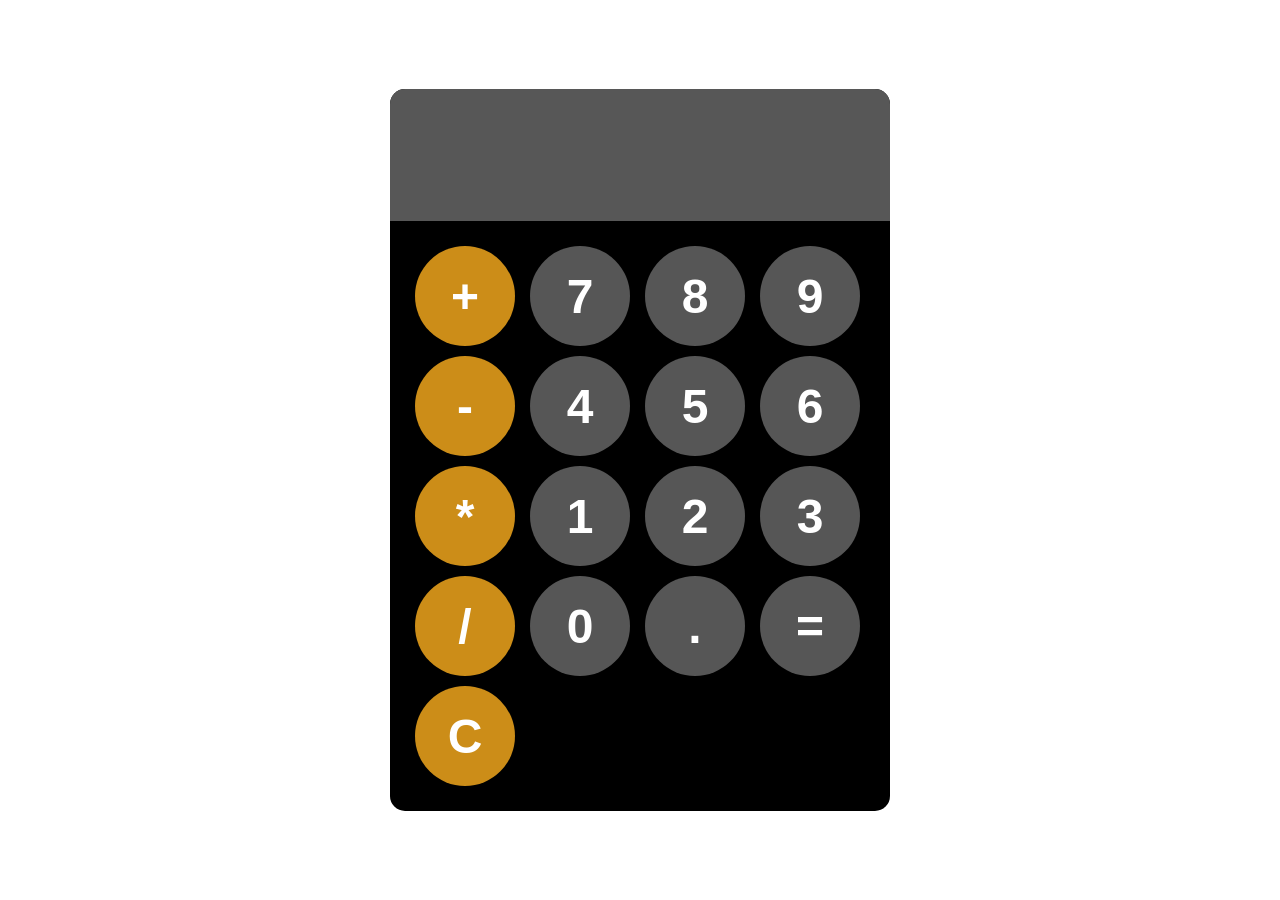
<file: 02.1-Build-StaticWeb-Images-With-Dockerfile/CalculatorApp/index.html>
<!DOCTYPE html>
<html lang="en">
<head>
    <meta charset="UTF-8">
    <meta name="viewport" content="width=device-width, initial-scale=1.0">
    <title>Calculator_App</title>
    <link rel="stylesheet" href="style.css">
</head>
<body>
    
    <div id="calculator">
         <input id="display" readonly>
         <div id="keys">
            <button onclick="appendToDisplay('+')" class="operator-btn">+</button>
            <button onclick="appendToDisplay('7')">7</button>
            <button onclick="appendToDisplay('8')">8</button>
            <button onclick="appendToDisplay('9')">9</button>
            <button onclick="appendToDisplay('-')"class="operator-btn">-</button>
            <button onclick="appendToDisplay('4')">4</button>
            <button onclick="appendToDisplay('5')">5</button>
            <button onclick="appendToDisplay('6')">6</button>
            <button onclick="appendToDisplay('*')"class="operator-btn">*</button>
            <button onclick="appendToDisplay('1')">1</button>
            <button onclick="appendToDisplay('2')">2</button>
            <button onclick="appendToDisplay('3')">3</button>
            <button onclick="appendToDisplay('/')"class="operator-btn">/</button>
            <button onclick="appendToDisplay('0')">0</button>
            <button onclick="appendToDisplay('.')">.</button>
            <button onclick="calculate()">=</button>
            <button onclick="clearDisplay()"class="operator-btn">C</button>
         </div>
    </div>



    <script src="index.js"></script>
</body>
</html>
</file>
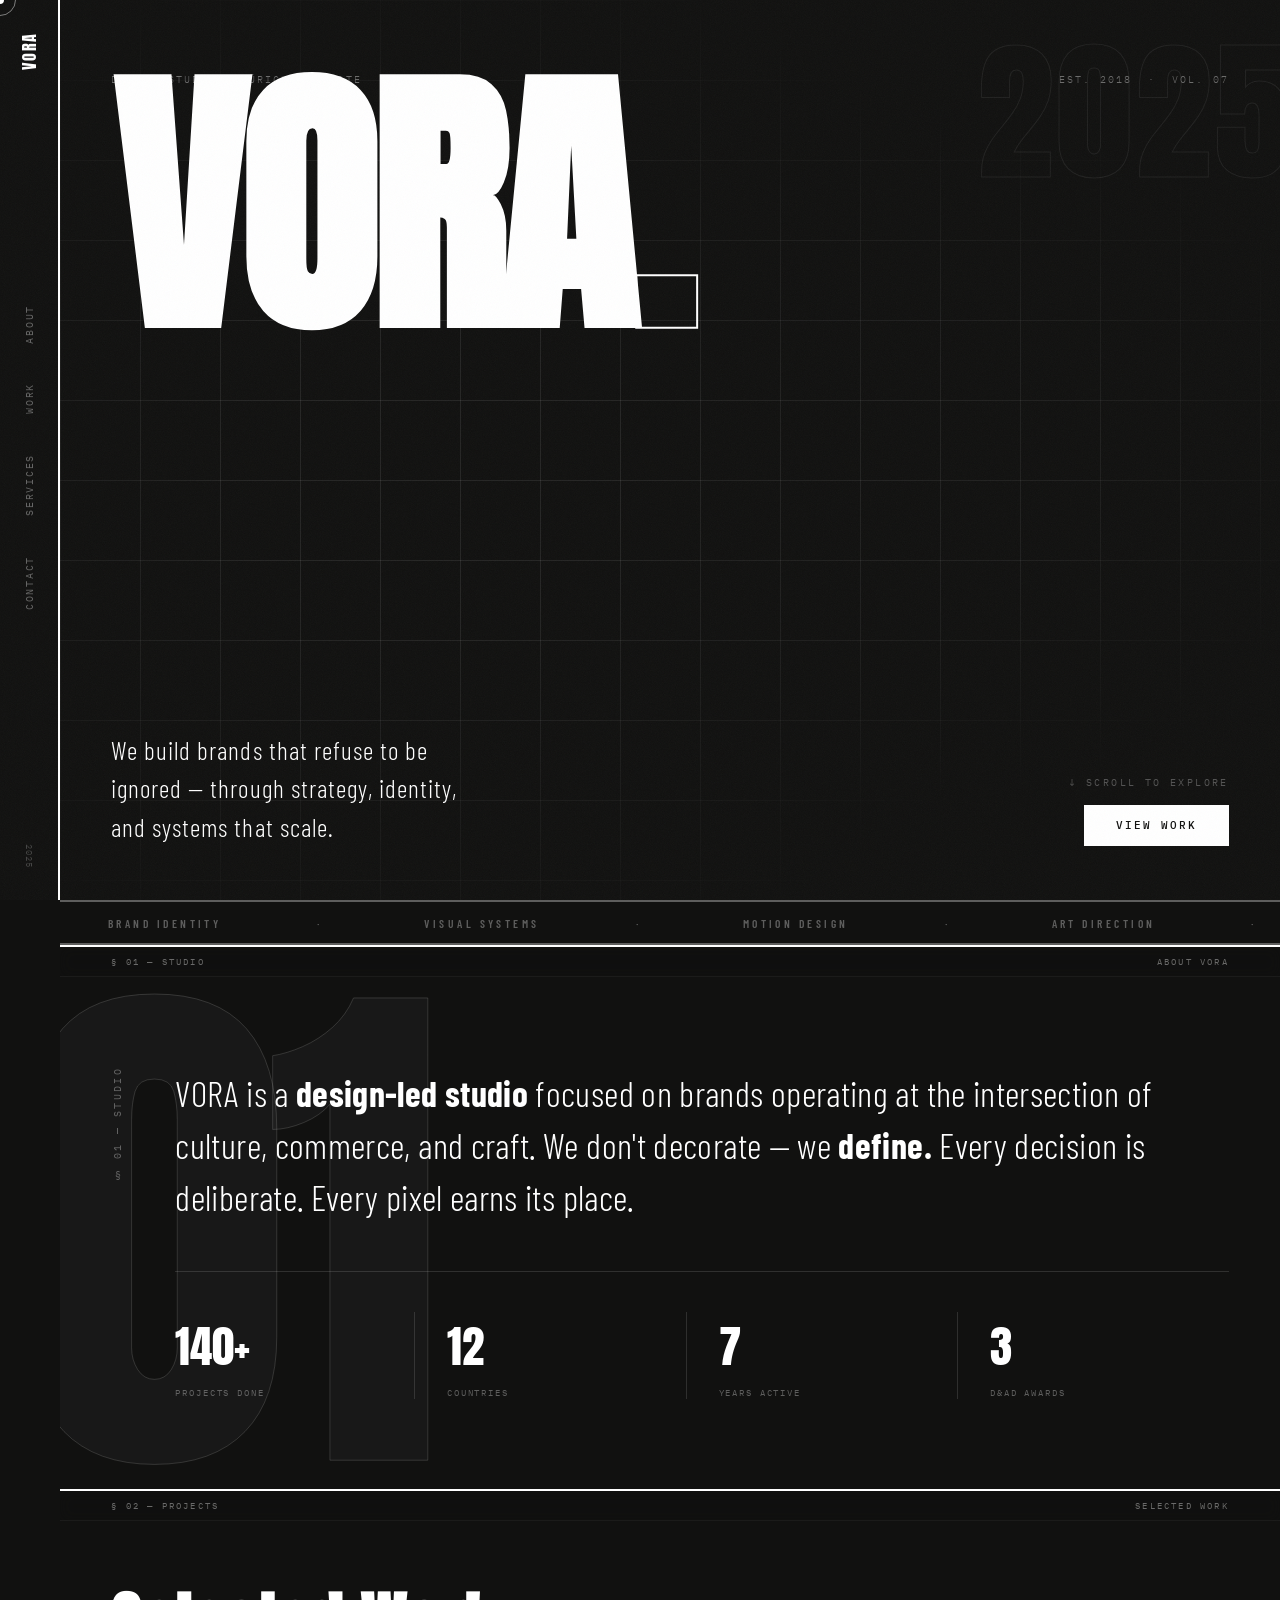
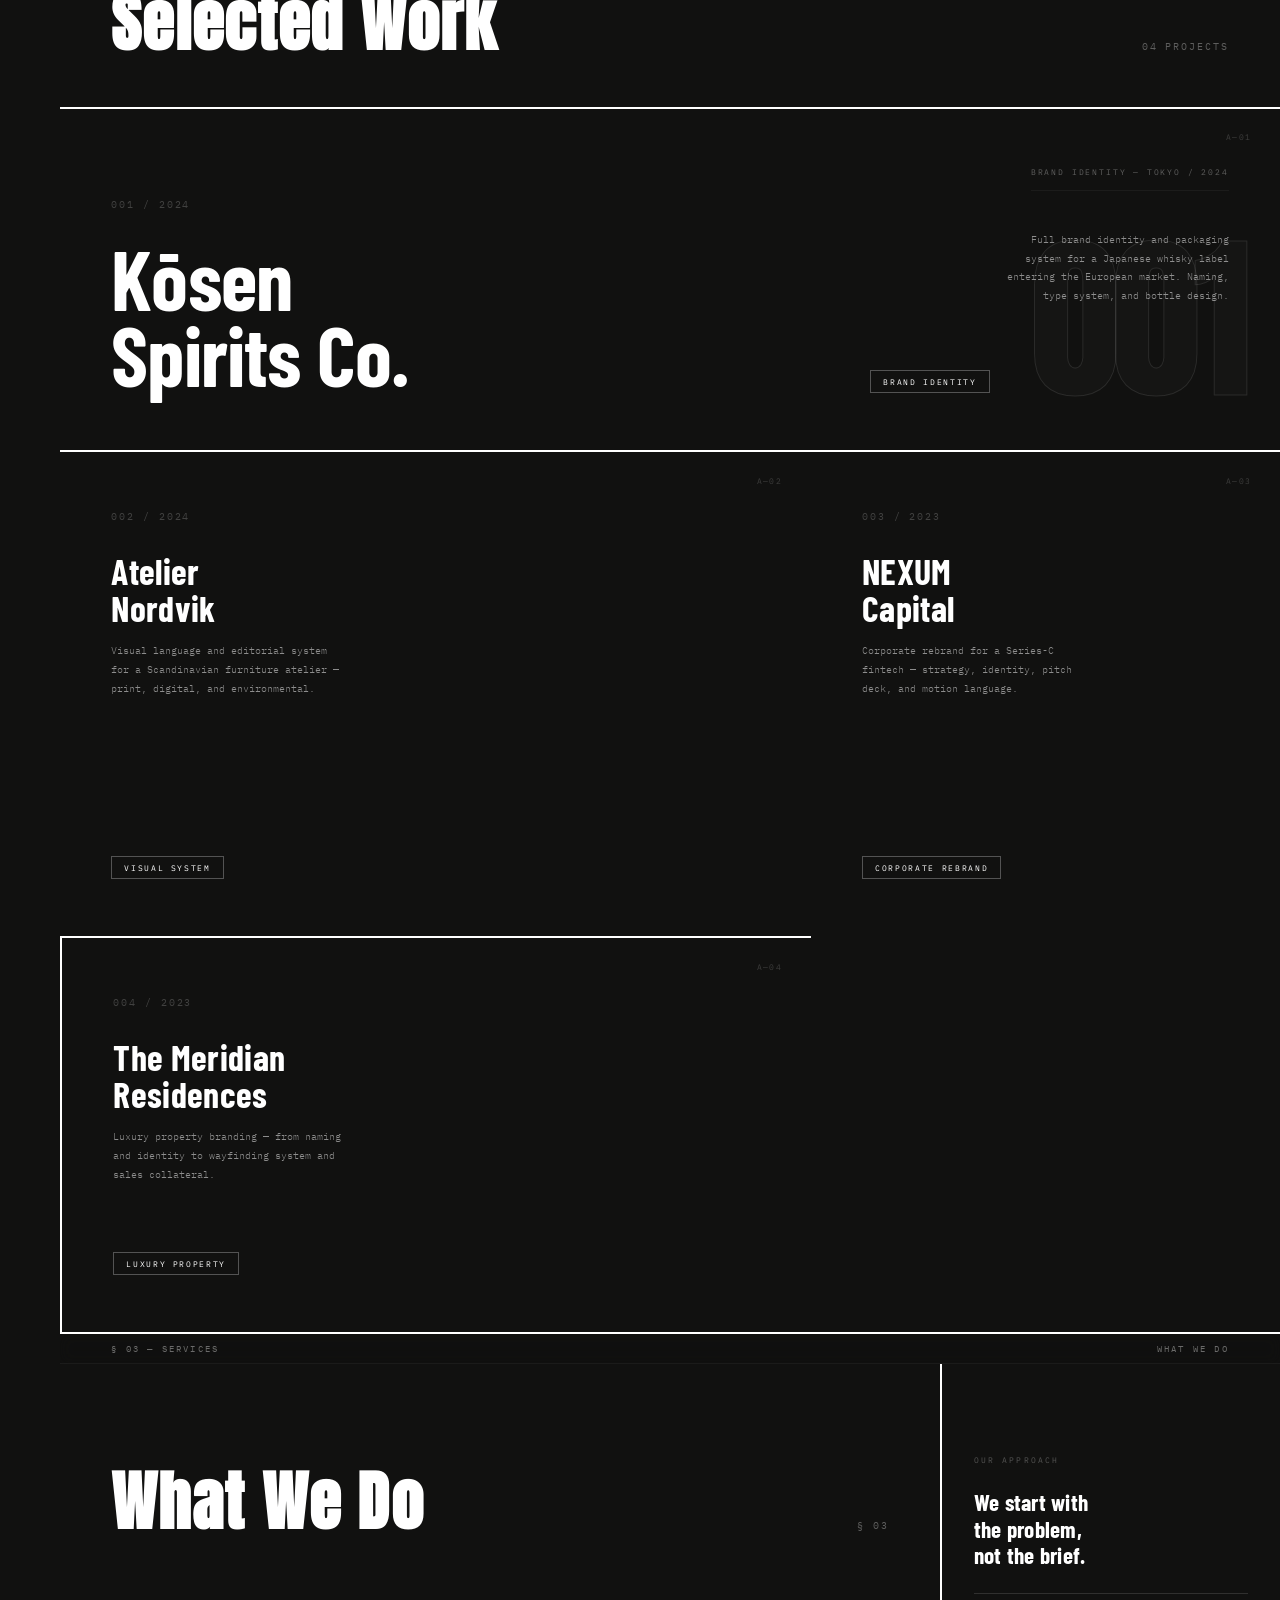
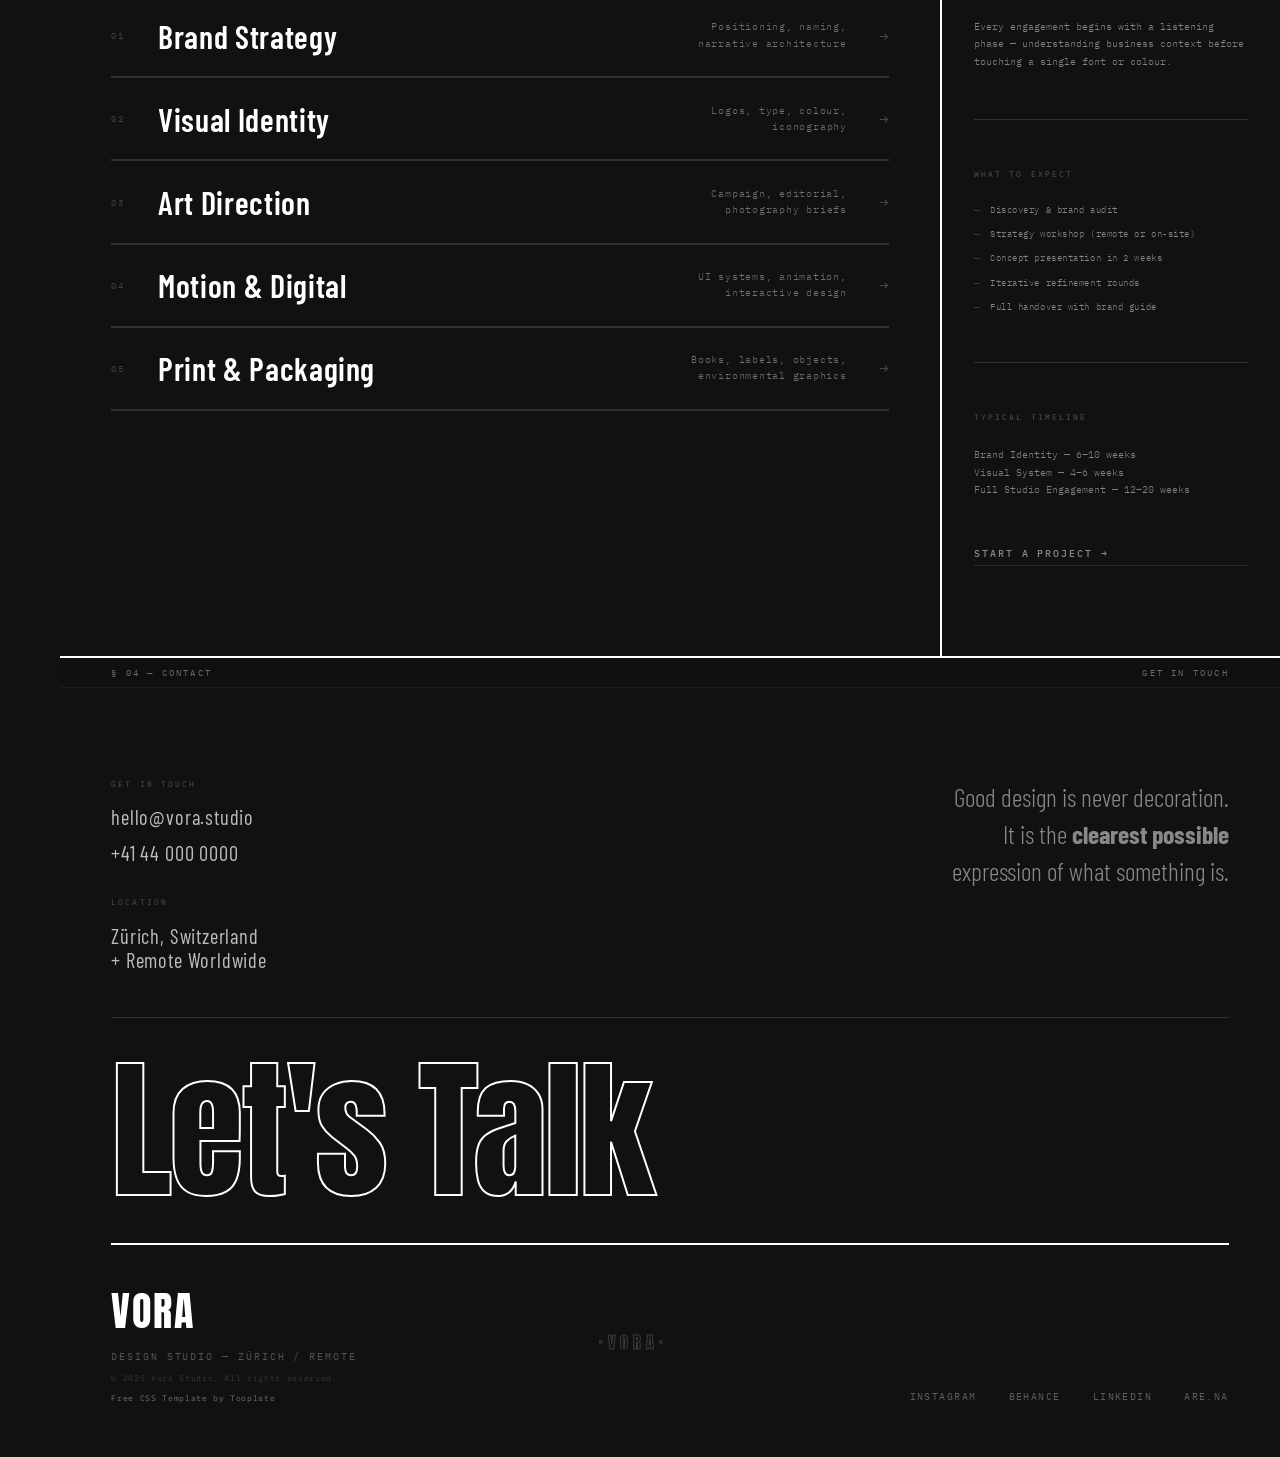
<file: 02.1-Build-StaticWeb-Images-With-Dockerfile/StaticWeb2/index.html>
<!DOCTYPE html>
<html lang="en">
<head>
  <meta charset="UTF-8" />
  <meta name="viewport" content="width=device-width, initial-scale=1.0" />
  <title>VORA — Design Studio</title>
  <link rel="preconnect" href="https://fonts.googleapis.com" />
  <link rel="preconnect" href="https://fonts.gstatic.com" crossorigin />
  <link href="https://fonts.googleapis.com/css2?family=Anton&family=IBM+Plex+Mono:wght@300;400;500&family=Barlow+Condensed:wght@300;400;600;700&display=swap" rel="stylesheet" />
  <link rel="stylesheet" href="tooplate-vora-bold-style.css" />

  <!--
  Tooplate 2161 Vora Bold
  https://www.tooplate.com/view/2161-vora-bold
  Free HTML CSS Template
  -->
</head>
<body>

  <div id="cursor-dot"></div>
  <div id="cursor-ring"></div>

  <div class="page-shell">

    <!-- SIDEBAR -->
    <aside class="sidebar">
      <a href="#hero" class="sidebar__logo">VORA</a>
      <nav class="sidebar__nav">
        <a href="#about">About</a>
        <a href="#work">Work</a>
        <a href="#services">Services</a>
        <a href="#contact">Contact</a>
      </nav>
      <span class="sidebar__index">2025</span>
    </aside>

    <main class="main">

      <!-- ═══ HERO ═══ -->
      <section id="hero">
        <span class="hero__ghost-year" aria-hidden="true">2025</span>
        <div class="hero__topbar">
          <span>Design Studio — Zürich / Remote</span>
          <span>Est. 2018 &nbsp;·&nbsp; Vol. 07</span>
        </div>
        <h1 class="hero__headline" data-reveal>VORA<span class="invert">.</span></h1>
        <div class="hero__sub">
          <p class="hero__tagline" data-reveal>
            We build brands that refuse to be<br>
            ignored — through strategy, identity,<br>
            and systems that scale.
          </p>
          <div class="hero__cta-wrap" data-reveal>
            <span class="hero__scroll">↓ Scroll to explore</span>
            <a href="#work" class="btn">View Work</a>
          </div>
        </div>
      </section>

      <!-- MARQUEE -->
      <div class="marquee-strip">
        <div class="marquee-inner">
          <span>Brand Identity</span><span>·</span>
          <span>Visual Systems</span><span>·</span>
          <span>Motion Design</span><span>·</span>
          <span>Art Direction</span><span>·</span>
          <span>Editorial Design</span><span>·</span>
          <span>Strategy</span><span>·</span>
          <span>Brand Identity</span><span>·</span>
          <span>Visual Systems</span><span>·</span>
          <span>Motion Design</span><span>·</span>
          <span>Art Direction</span><span>·</span>
          <span>Editorial Design</span><span>·</span>
          <span>Strategy</span><span>·</span>
        </div>
      </div>

      <hr class="rule" />

      <!-- ═══ ABOUT ═══ -->
      <div class="sticky-label">
        <span>§ 01 — Studio</span><span>About VORA</span>
      </div>
      <section id="about">
        <span class="about__bg-num" aria-hidden="true">01</span>
        <span class="about__label">§ 01 — Studio</span>
        <div class="about__content">
          <p class="about__text" data-reveal>
            VORA is a <strong>design-led studio</strong> focused on brands
            operating at the intersection of culture, commerce, and craft.
            We don't decorate — we <strong>define.</strong> Every decision
            is deliberate. Every pixel earns its place.
          </p>
          <div class="about__stats" data-reveal>
            <div class="stat">
              <span class="stat__value">140+</span>
              <span class="stat__label">Projects Done</span>
            </div>
            <div class="stat">
              <span class="stat__value">12</span>
              <span class="stat__label">Countries</span>
            </div>
            <div class="stat">
              <span class="stat__value">7</span>
              <span class="stat__label">Years Active</span>
            </div>
            <div class="stat">
              <span class="stat__value">3</span>
              <span class="stat__label">D&AD Awards</span>
            </div>
          </div>
        </div>
      </section>

      <hr class="rule" />

      <!-- ═══ WORK ═══ -->
      <div class="sticky-label">
        <span>§ 02 — Projects</span><span>Selected Work</span>
      </div>
      <section id="work">
        <div class="work__header">
          <h2 class="section-title" data-reveal>Selected Work</h2>
          <span class="section-meta">04 Projects</span>
        </div>

        <div class="work__grid">

          <!-- Full-width hero project -->
          <div class="work__item">
            <span class="work__item-corner">A—01</span>
            <div class="work__item-content">
              <p class="work__item-num">001 / 2024</p>
              <h3 class="work__item-title">Kōsen<br>Spirits Co.</h3>
            </div>
            <div class="work__item-aside">
              <span class="work__item-slug">Brand Identity — Tokyo / 2024</span>
              <p class="work__item-desc">Full brand identity and packaging system for a Japanese whisky label entering the European market. Naming, type system, and bottle design.</p>
              <span class="work__item-tag">Brand Identity</span>
            </div>
          </div>

          <div class="work__item">
            <span class="work__item-corner">A—02</span>
            <div class="work__item-content">
              <p class="work__item-num">002 / 2024</p>
              <h3 class="work__item-title">Atelier<br>Nordvik</h3>
              <p class="work__item-desc">Visual language and editorial system for a Scandinavian furniture atelier — print, digital, and environmental.</p>
            </div>
            <span class="work__item-tag">Visual System</span>
          </div>

          <div class="work__item">
            <span class="work__item-corner">A—03</span>
            <div class="work__item-content">
              <p class="work__item-num">003 / 2023</p>
              <h3 class="work__item-title">NEXUM<br>Capital</h3>
              <p class="work__item-desc">Corporate rebrand for a Series-C fintech — strategy, identity, pitch deck, and motion language.</p>
            </div>
            <span class="work__item-tag">Corporate Rebrand</span>
          </div>

          <div class="work__item">
            <span class="work__item-corner">A—04</span>
            <div class="work__item-content">
              <p class="work__item-num">004 / 2023</p>
              <h3 class="work__item-title">The Meridian<br>Residences</h3>
              <p class="work__item-desc">Luxury property branding — from naming and identity to wayfinding system and sales collateral.</p>
            </div>
            <span class="work__item-tag">Luxury Property</span>
          </div>

        </div>
      </section>

      <hr class="rule" />

      <!-- ═══ SERVICES ═══ -->
      <div class="sticky-label">
        <span>§ 03 — Services</span><span>What We Do</span>
      </div>
      <section id="services">
        <div class="services__body">

          <!-- LEFT: service list -->
          <div class="services__left">
            <div class="services__header">
              <h2 class="section-title" data-reveal>What We Do</h2>
              <span class="section-meta">§ 03</span>
            </div>
            <div class="services__list">

              <div class="service-row" data-reveal data-svc="1">
                <span class="service-row__num">01</span>
                <span class="service-row__name">Brand Strategy</span>
                <span class="service-row__desc">Positioning, naming,<br>narrative architecture</span>
                <span class="service-row__arrow">→</span>
              </div>
              <div class="service-panel" id="svc-1">
                <div class="service-panel__inner">
                  <div class="sp-block">
                    <span class="sp-block__label">Deliverable</span>
                    <div class="sp-block__body">
                      <span class="sp-block__title">Brand Platform Document</span>
                      <p class="sp-block__text">Positioning statement, audience personas, competitive landscape, and messaging hierarchy — the strategic foundation everything else builds on.</p>
                    </div>
                  </div>
                  <div class="sp-block">
                    <span class="sp-block__label">Process</span>
                    <div class="sp-block__body">
                      <span class="sp-block__title">Discovery → Synthesis → Validate</span>
                      <p class="sp-block__text">Stakeholder interviews, market research, and a 2-day workshop. We test positioning concepts before committing to a direction.</p>
                    </div>
                  </div>
                  <div class="sp-block">
                    <span class="sp-block__label">Timeline</span>
                    <div class="sp-block__body">
                      <span class="sp-block__title">3 – 5 Weeks</span>
                      <p class="sp-block__text">Standalone or as the opening phase of a full identity engagement. Deliverables include a printed strategy deck.</p>
                    </div>
                  </div>
                </div>
              </div>

              <div class="service-row" data-reveal data-svc="2">
                <span class="service-row__num">02</span>
                <span class="service-row__name">Visual Identity</span>
                <span class="service-row__desc">Logos, type, colour,<br>iconography</span>
                <span class="service-row__arrow">→</span>
              </div>
              <div class="service-panel" id="svc-2">
                <div class="service-panel__inner">
                  <div class="sp-block">
                    <span class="sp-block__label">Deliverable</span>
                    <div class="sp-block__body">
                      <span class="sp-block__title">Full Identity System</span>
                      <p class="sp-block__text">Logo suite, typeface selection, colour palette, iconography, and a comprehensive brand guidelines document in print-ready PDF.</p>
                    </div>
                  </div>
                  <div class="sp-block">
                    <span class="sp-block__label">Process</span>
                    <div class="sp-block__body">
                      <span class="sp-block__title">Concept → Refine → Rollout</span>
                      <p class="sp-block__text">Three initial directions, two refinement rounds, and a final presentation. All source files handed over in AI, SVG, and Figma.</p>
                    </div>
                  </div>
                  <div class="sp-block">
                    <span class="sp-block__label">Timeline</span>
                    <div class="sp-block__body">
                      <span class="sp-block__title">6 – 10 Weeks</span>
                      <p class="sp-block__text">Includes one round of application design (stationery, digital templates, or social kit) at no extra cost.</p>
                    </div>
                  </div>
                </div>
              </div>

              <div class="service-row" data-reveal data-svc="3">
                <span class="service-row__num">03</span>
                <span class="service-row__name">Art Direction</span>
                <span class="service-row__desc">Campaign, editorial,<br>photography briefs</span>
                <span class="service-row__arrow">→</span>
              </div>
              <div class="service-panel" id="svc-3">
                <div class="service-panel__inner">
                  <div class="sp-block">
                    <span class="sp-block__label">Deliverable</span>
                    <div class="sp-block__body">
                      <span class="sp-block__title">Creative Brief + Shot List</span>
                      <p class="sp-block__text">Moodboards, colour grading references, talent direction notes, and post-production guidelines for photographers and video teams.</p>
                    </div>
                  </div>
                  <div class="sp-block">
                    <span class="sp-block__label">Process</span>
                    <div class="sp-block__body">
                      <span class="sp-block__title">Brief → Direct → Review</span>
                      <p class="sp-block__text">We embed with your production team on-set, or work remotely for editorial and digital-first campaigns. Retouching oversight included.</p>
                    </div>
                  </div>
                  <div class="sp-block">
                    <span class="sp-block__label">Timeline</span>
                    <div class="sp-block__body">
                      <span class="sp-block__title">Per Campaign</span>
                      <p class="sp-block__text">Day-rate or project-based. Ongoing retainer available for brands running 4+ campaigns per year.</p>
                    </div>
                  </div>
                </div>
              </div>

              <div class="service-row" data-reveal data-svc="4">
                <span class="service-row__num">04</span>
                <span class="service-row__name">Motion &amp; Digital</span>
                <span class="service-row__desc">UI systems, animation,<br>interactive design</span>
                <span class="service-row__arrow">→</span>
              </div>
              <div class="service-panel" id="svc-4">
                <div class="service-panel__inner">
                  <div class="sp-block">
                    <span class="sp-block__label">Deliverable</span>
                    <div class="sp-block__body">
                      <span class="sp-block__title">Motion Language + UI Kit</span>
                      <p class="sp-block__text">Easing curves, animation principles, component library in Figma, and production-ready Lottie files or CSS animation specs for developers.</p>
                    </div>
                  </div>
                  <div class="sp-block">
                    <span class="sp-block__label">Process</span>
                    <div class="sp-block__body">
                      <span class="sp-block__title">System → Prototype → Spec</span>
                      <p class="sp-block__text">We design in Figma, prototype in ProtoPie or Framer, then write detailed specs your engineering team can implement precisely.</p>
                    </div>
                  </div>
                  <div class="sp-block">
                    <span class="sp-block__label">Timeline</span>
                    <div class="sp-block__body">
                      <span class="sp-block__title">4 – 8 Weeks</span>
                      <p class="sp-block__text">Standalone digital systems or as a natural extension of a completed brand identity engagement.</p>
                    </div>
                  </div>
                </div>
              </div>

              <div class="service-row" data-reveal data-svc="5">
                <span class="service-row__num">05</span>
                <span class="service-row__name">Print &amp; Packaging</span>
                <span class="service-row__desc">Books, labels, objects,<br>environmental graphics</span>
                <span class="service-row__arrow">→</span>
              </div>
              <div class="service-panel" id="svc-5">
                <div class="service-panel__inner">
                  <div class="sp-block">
                    <span class="sp-block__label">Deliverable</span>
                    <div class="sp-block__body">
                      <span class="sp-block__title">Print-Ready Artwork</span>
                      <p class="sp-block__text">Press-ready files with full dielines, colour profiles (CMYK/Pantone), and printer liaison. Structural packaging design available on request.</p>
                    </div>
                  </div>
                  <div class="sp-block">
                    <span class="sp-block__label">Process</span>
                    <div class="sp-block__body">
                      <span class="sp-block__title">Concept → Proof → Press</span>
                      <p class="sp-block__text">We handle the full print production workflow — supplier selection, proofing, and press-check attendance for premium runs.</p>
                    </div>
                  </div>
                  <div class="sp-block">
                    <span class="sp-block__label">Timeline</span>
                    <div class="sp-block__body">
                      <span class="sp-block__title">4 – 12 Weeks</span>
                      <p class="sp-block__text">Varies by complexity. Simple label design at the short end; full structural packaging and book design at the longer end.</p>
                    </div>
                  </div>
                </div>
              </div>

            </div>
          </div>

          <!-- RIGHT: content panel -->
          <div class="services__right" data-reveal>
            <div class="srv-panel__block">
              <span class="srv-panel__label">Our Approach</span>
              <h3 class="srv-panel__heading">We start with<br>the problem,<br>not the brief.</h3>
              <hr class="srv-panel__divider" style="margin-top:1rem;" />
              <p class="srv-panel__text" style="margin-top:1rem;">
                Every engagement begins with a listening phase —
                understanding business context before touching
                a single font or colour.
              </p>
            </div>
            <hr class="srv-panel__divider" />
            <div class="srv-panel__block">
              <span class="srv-panel__label">What to Expect</span>
              <ul class="srv-panel__list">
                <li>Discovery &amp; brand audit</li>
                <li>Strategy workshop (remote or on-site)</li>
                <li>Concept presentation in 2 weeks</li>
                <li>Iterative refinement rounds</li>
                <li>Full handover with brand guide</li>
              </ul>
            </div>
            <hr class="srv-panel__divider" />
            <div class="srv-panel__block">
              <span class="srv-panel__label">Typical Timeline</span>
              <p class="srv-panel__text">
                Brand Identity — 6–10 weeks<br>
                Visual System — 4–6 weeks<br>
                Full Studio Engagement — 12–20 weeks
              </p>
            </div>
            <a href="#contact" class="srv-panel__cta">Start a project →</a>
          </div>

        </div>
      </section>

      <hr class="rule" />

      <!-- ═══ CONTACT ═══ -->
      <div class="sticky-label">
        <span>§ 04 — Contact</span><span>Get in Touch</span>
      </div>
      <section id="contact">
        <div class="contact__info" data-reveal>
          <div class="contact__info-col">
            <span class="contact__info-label">Get in Touch</span>
            <span class="contact__info-value">hello@vora.studio</span>
            <span class="contact__info-value">+41 44 000 0000</span>
            <span class="contact__info-label" style="margin-top:1.2rem;">Location</span>
            <span class="contact__info-value">Zürich, Switzerland<br>+ Remote Worldwide</span>
          </div>
          <div class="contact__info-col">
            <p class="contact__manifesto">
              Good design is never decoration.<br>
              It is the <em>clearest possible</em><br>
              expression of what something is.
            </p>
          </div>
        </div>

        <div class="contact__big" data-reveal>
          <a href="mailto:hello@vora.studio">Let's&nbsp;Talk</a>
        </div>

        <div class="footer-bar">
          <div class="footer-bar__left">
            <span class="footer-logo">VORA</span>
            <span class="footer-tagline">Design Studio — Zürich / Remote</span>
            <span class="footer-copy">© 2025 Vora Studio. All rights reserved.</span>
            <a href="https://www.tooplate.com/view/2161-vora-bold" rel="nofollow" target="_blank" class="footer-tooplate">Free CSS Template by Tooplate</a>
          </div>
          <span class="footer-bar__center" aria-hidden="true">·VORA·</span>
          <div class="footer-bar__right">
            <a href="#" class="footer-link">Instagram</a>
            <a href="#" class="footer-link">Behance</a>
            <a href="#" class="footer-link">LinkedIn</a>
            <a href="#" class="footer-link">Are.na</a>
          </div>
        </div>
      </section>

    </main>
  </div>

  <script src="tooplate-vora-bold-script.js"></script>

</body>
</html>
</file>
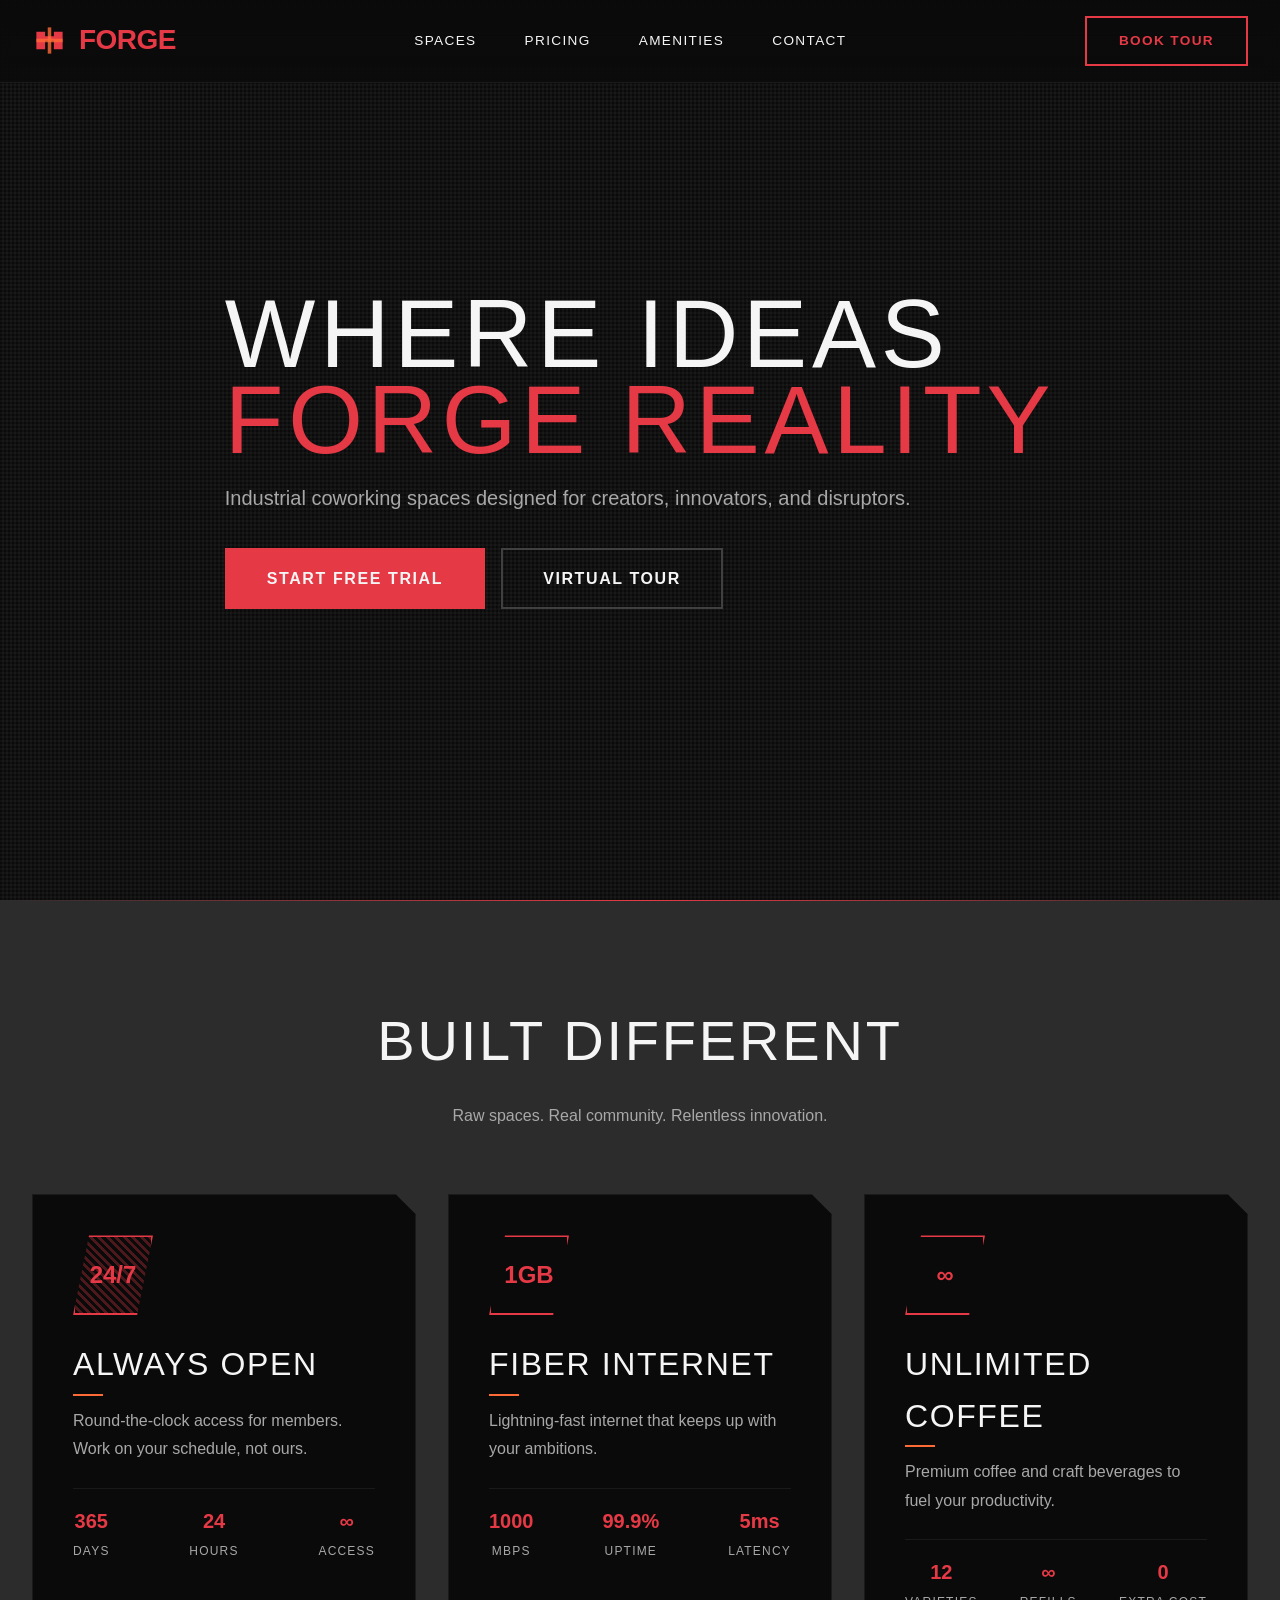
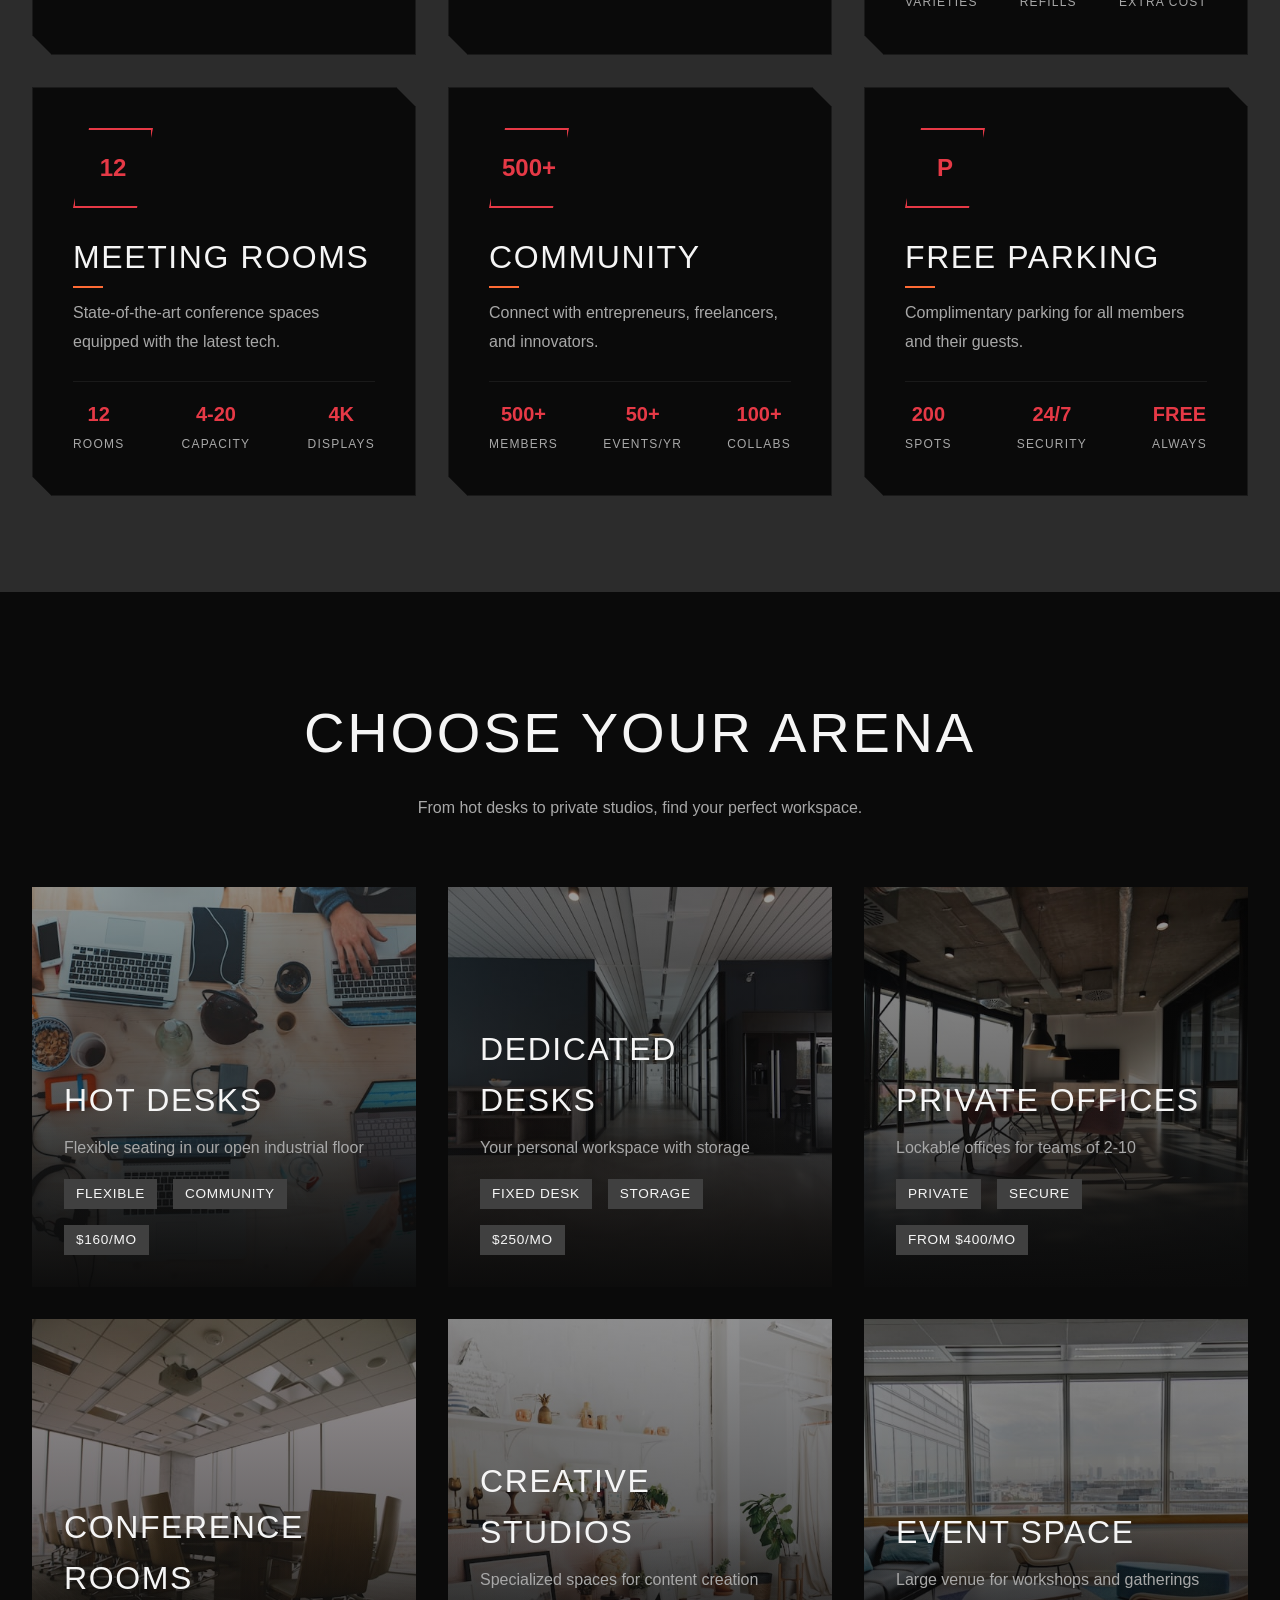
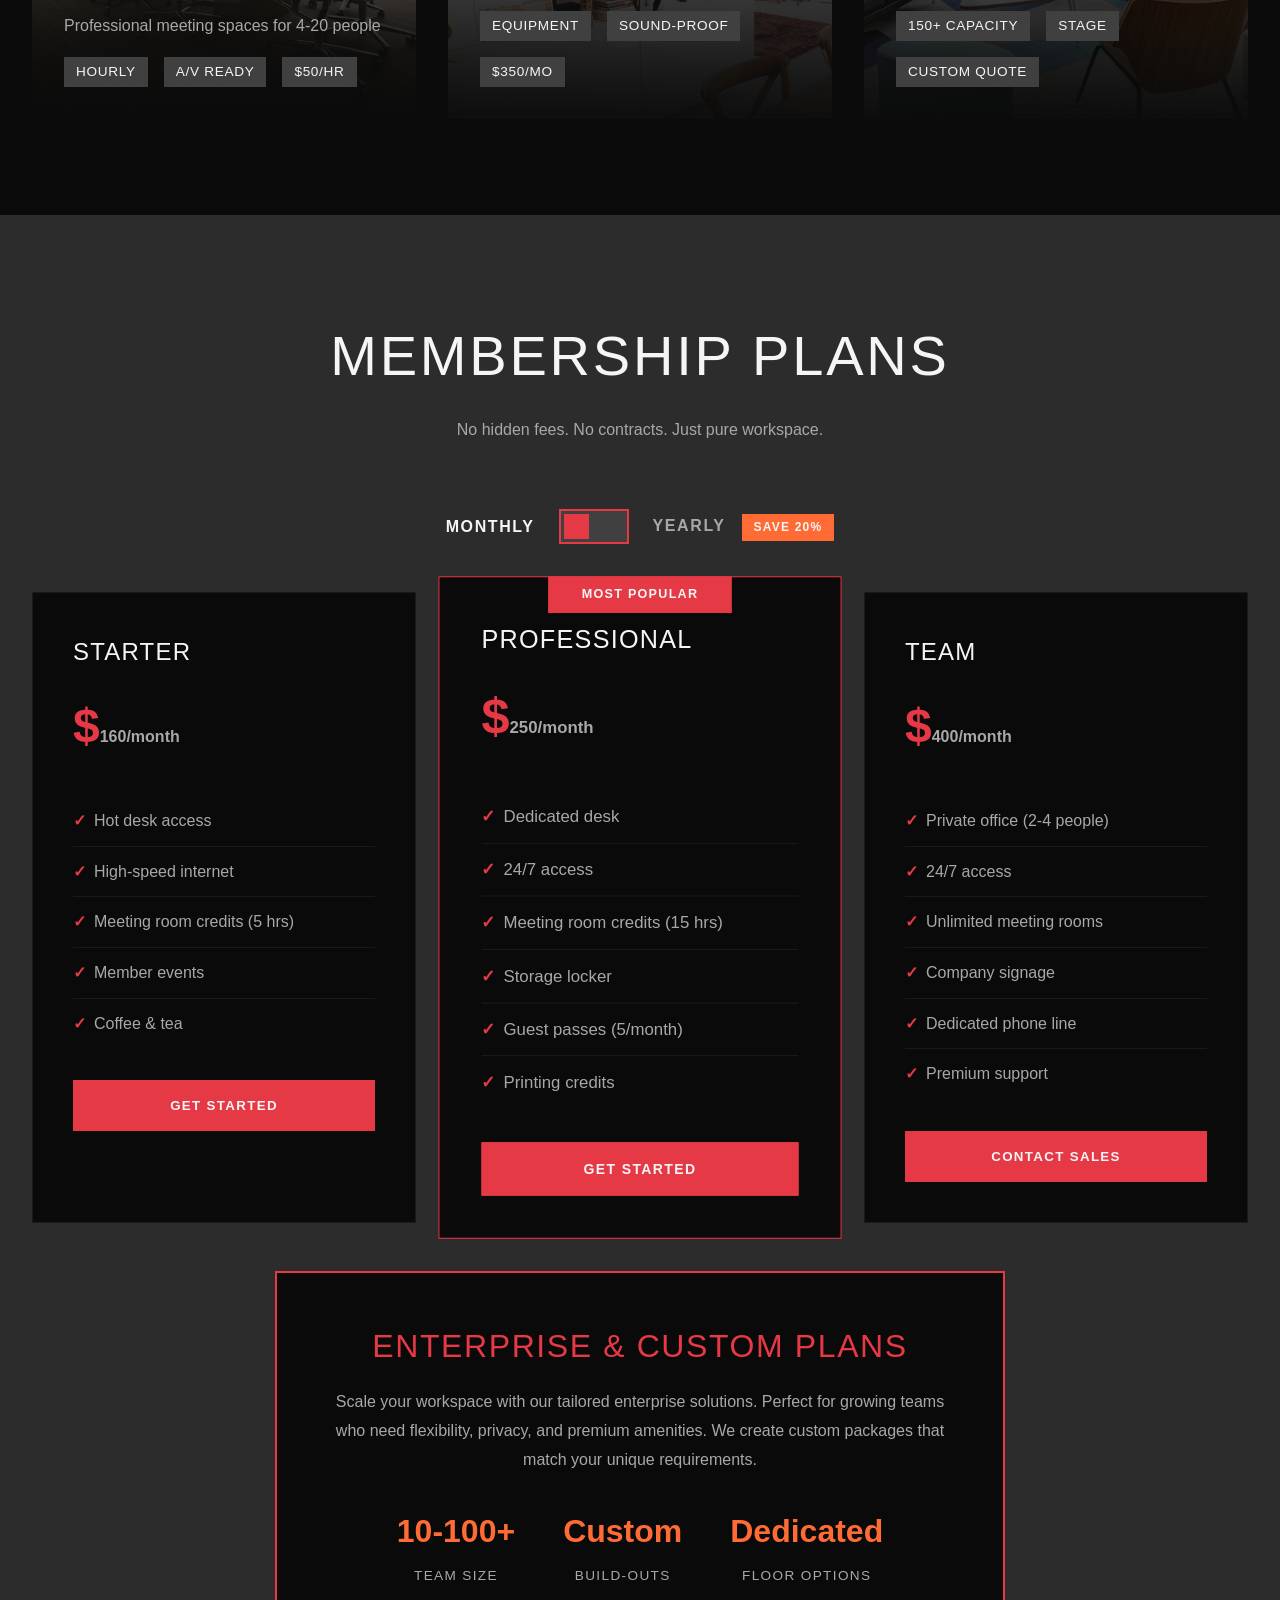
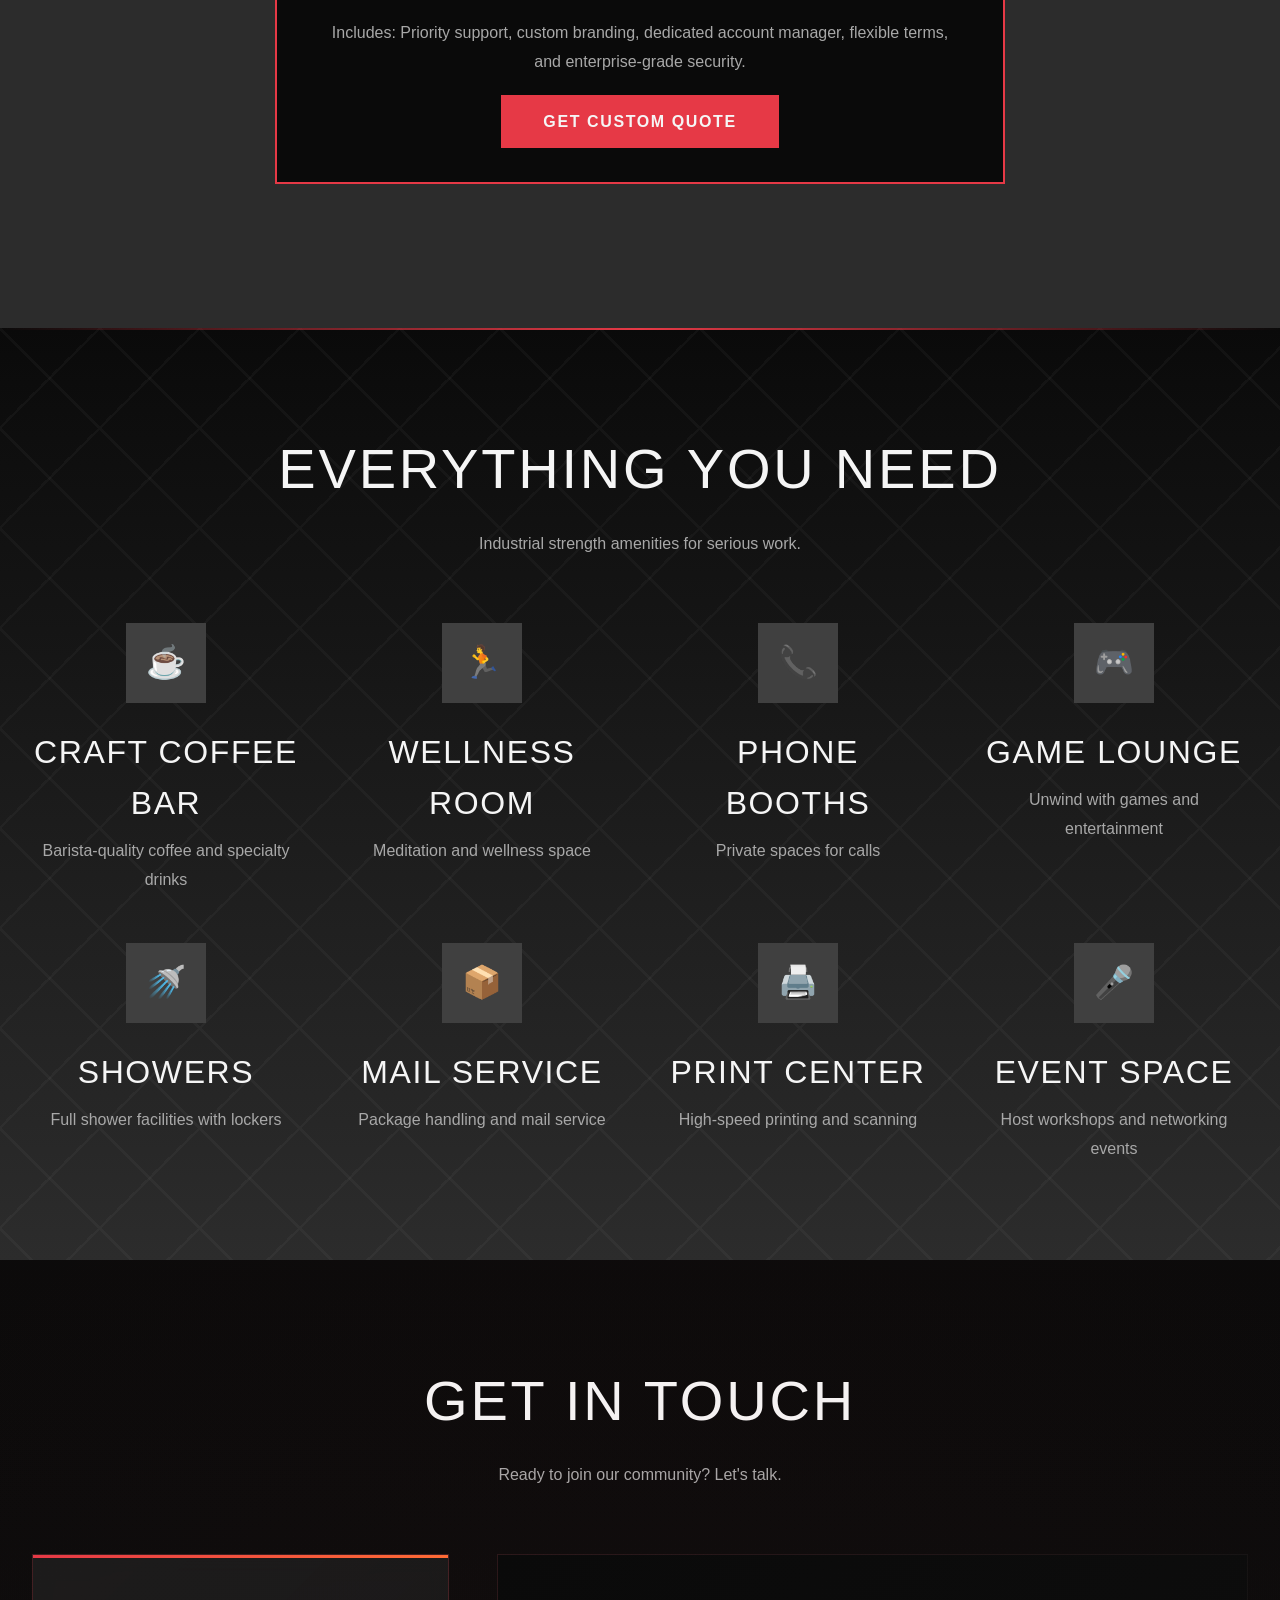
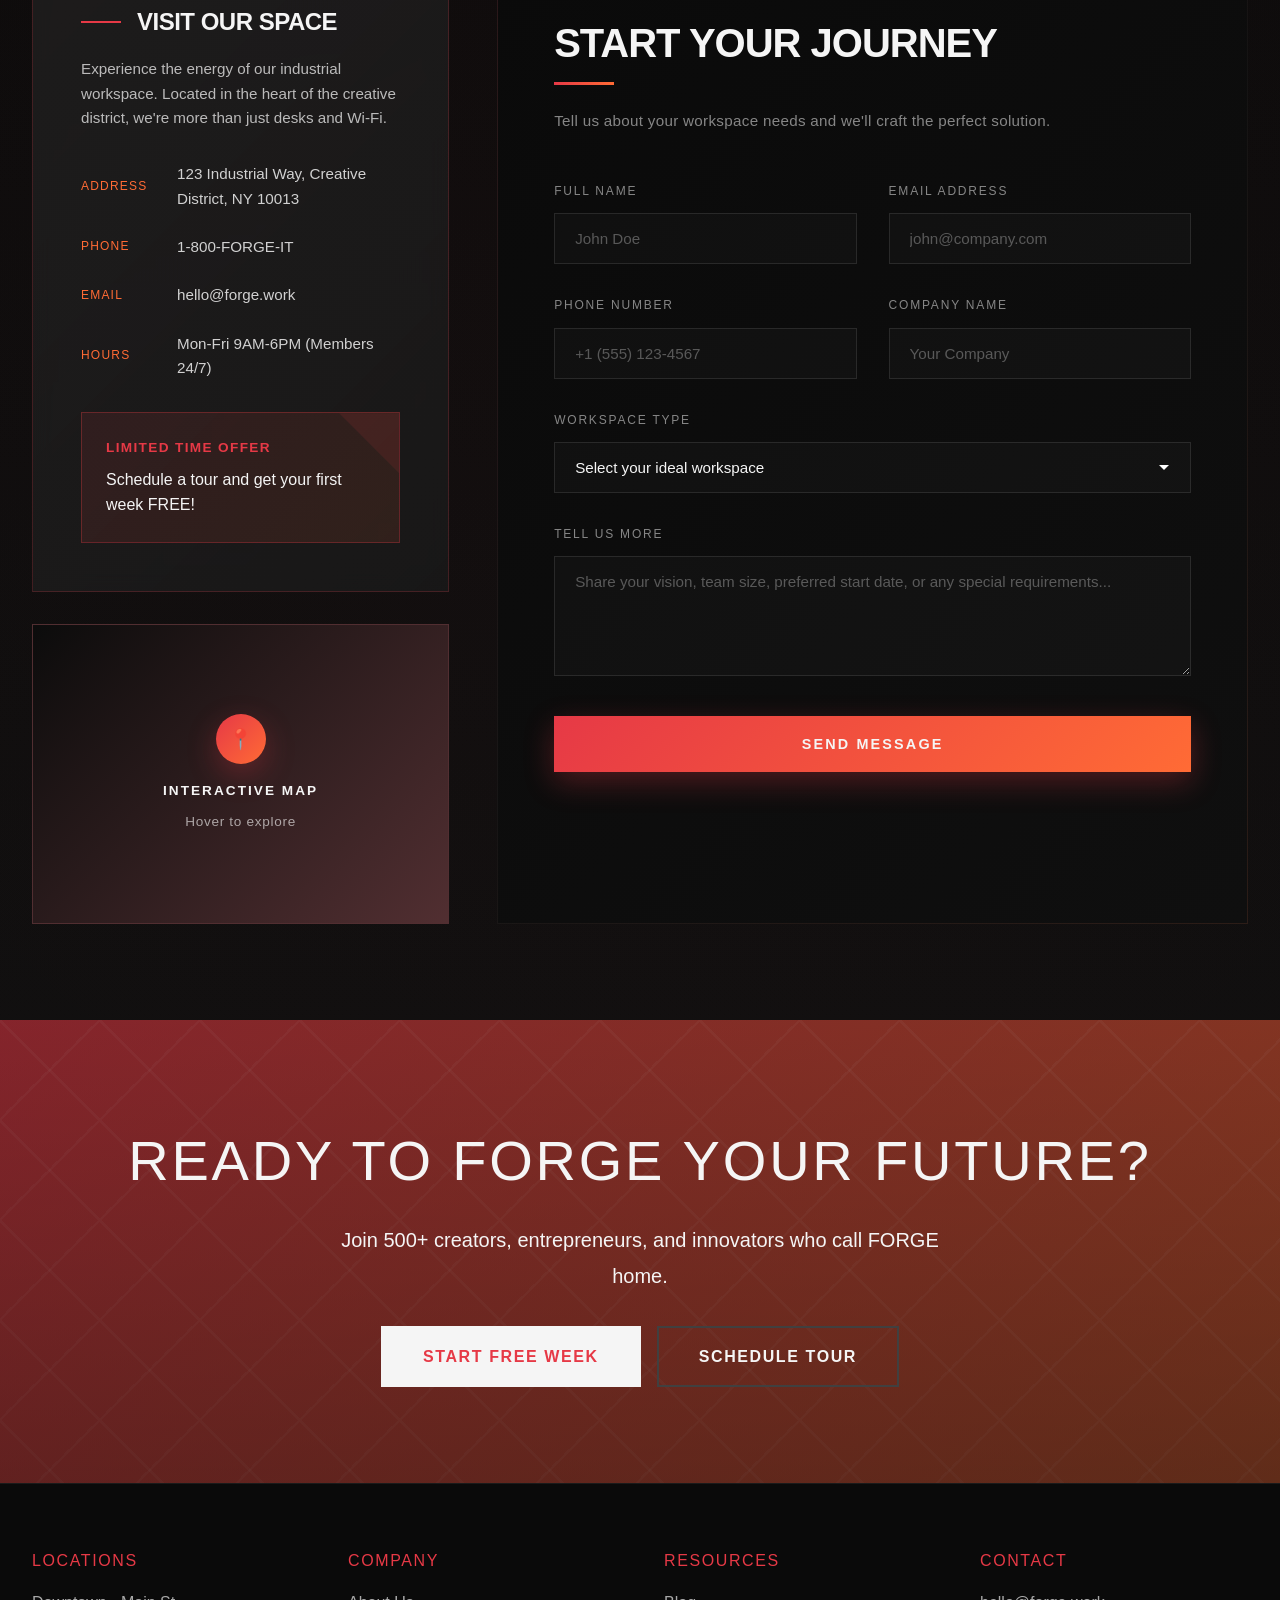
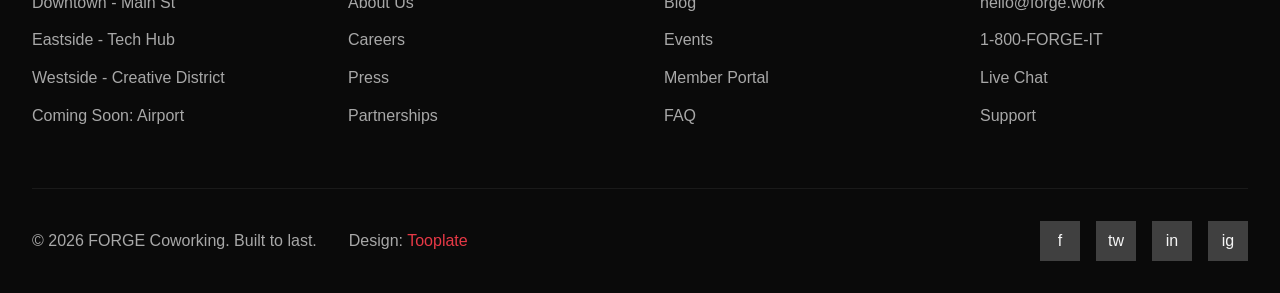
<file: 02.1-Build-StaticWeb-Images-With-Dockerfile/StaicWeb3/2158_forge_reality/index.html>
<!DOCTYPE html>
<html lang="en">
<head>
    <meta charset="UTF-8">
    <meta name="viewport" content="width=device-width, initial-scale=1.0">
    <title>FORGE - Industrial Coworking Space</title>
	<link rel="stylesheet" href="tooplate-forge-style.css">
    <!--

Tooplate 2158 Forge Reality

https://www.tooplate.com/view/2158-forge-reality

Free HTML CSS Template

-->
</head>
<body id="top">
    <div class="loading-bar"></div>
    
    <!-- Navigation -->
    <nav>
        <div class="nav-container">
            <a href="#top" class="logo">
                <svg viewBox="0 0 40 40" xmlns="http://www.w3.org/2000/svg">
                    <path d="M5 10 L5 30 L15 30 L15 20 L25 20 L25 30 L35 30 L35 10 L25 10 L25 15 L15 15 L15 10 Z" fill="#E63946"/>
                    <rect x="18" y="5" width="4" height="30" fill="#FF6B35" opacity="0.8"/>
                    <rect x="5" y="18" width="30" height="4" fill="#FF6B35" opacity="0.8"/>
                </svg>
                FORGE
            </a>
            <ul class="nav-links">
                <li><a href="#spaces" class="nav-link">Spaces</a></li>
                <li><a href="#pricing" class="nav-link">Pricing</a></li>
                <li><a href="#amenities" class="nav-link">Amenities</a></li>
                <li><a href="#contact" class="nav-link">Contact</a></li>
            </ul>
            <a href="#contact" class="book-tour-btn">Book Tour</a>
            <div class="menu-toggle">
                <span></span>
                <span></span>
                <span></span>
            </div>
        </div>
    </nav>

    <!-- Hero Section -->
    <section class="hero">
        <div class="hero-backgrounds">
            <div class="hero-bg"></div>
            <div class="hero-bg"></div>
            <div class="hero-bg"></div>
        </div>
        <div class="container">
            <div class="hero-content">
                <h1>Where Ideas<br><span>Forge Reality</span></h1>
                <p class="hero-subtitle">Industrial coworking spaces designed for creators, innovators, and disruptors.</p>
                <div class="hero-buttons">
                    <a href="#pricing" class="btn-primary">Start Free Trial</a>
                    <a href="#contact" class="btn-secondary">Virtual Tour</a>
                </div>
            </div>
        </div>
    </section>

    <!-- Features Section -->
    <section class="features">
        <div class="container">
            <div class="section-header">
                <h2>Built Different</h2>
                <p>Raw spaces. Real community. Relentless innovation.</p>
            </div>
            <div class="features-grid">
                <div class="feature-card">
                    <div class="feature-icon icon-24-7">24/7</div>
                    <h3>Always Open</h3>
                    <p>Round-the-clock access for members. Work on your schedule, not ours.</p>
                    <div class="feature-stats">
                        <div class="stat-item">
                            <span class="stat-number">365</span>
                            <span class="stat-label">Days</span>
                        </div>
                        <div class="stat-item">
                            <span class="stat-number">24</span>
                            <span class="stat-label">Hours</span>
                        </div>
                        <div class="stat-item">
                            <span class="stat-number">∞</span>
                            <span class="stat-label">Access</span>
                        </div>
                    </div>
                </div>
                <div class="feature-card">
                    <div class="feature-icon">1GB</div>
                    <h3>Fiber Internet</h3>
                    <p>Lightning-fast internet that keeps up with your ambitions.</p>
                    <div class="feature-stats">
                        <div class="stat-item">
                            <span class="stat-number">1000</span>
                            <span class="stat-label">Mbps</span>
                        </div>
                        <div class="stat-item">
                            <span class="stat-number">99.9%</span>
                            <span class="stat-label">Uptime</span>
                        </div>
                        <div class="stat-item">
                            <span class="stat-number">5ms</span>
                            <span class="stat-label">Latency</span>
                        </div>
                    </div>
                </div>
                <div class="feature-card">
                    <div class="feature-icon">∞</div>
                    <h3>Unlimited Coffee</h3>
                    <p>Premium coffee and craft beverages to fuel your productivity.</p>
                    <div class="feature-stats">
                        <div class="stat-item">
                            <span class="stat-number">12</span>
                            <span class="stat-label">Varieties</span>
                        </div>
                        <div class="stat-item">
                            <span class="stat-number">∞</span>
                            <span class="stat-label">Refills</span>
                        </div>
                        <div class="stat-item">
                            <span class="stat-number">0</span>
                            <span class="stat-label">Extra Cost</span>
                        </div>
                    </div>
                </div>
                <div class="feature-card">
                    <div class="feature-icon">12</div>
                    <h3>Meeting Rooms</h3>
                    <p>State-of-the-art conference spaces equipped with the latest tech.</p>
                    <div class="feature-stats">
                        <div class="stat-item">
                            <span class="stat-number">12</span>
                            <span class="stat-label">Rooms</span>
                        </div>
                        <div class="stat-item">
                            <span class="stat-number">4-20</span>
                            <span class="stat-label">Capacity</span>
                        </div>
                        <div class="stat-item">
                            <span class="stat-number">4K</span>
                            <span class="stat-label">Displays</span>
                        </div>
                    </div>
                </div>
                <div class="feature-card">
                    <div class="feature-icon">500+</div>
                    <h3>Community</h3>
                    <p>Connect with entrepreneurs, freelancers, and innovators.</p>
                    <div class="feature-stats">
                        <div class="stat-item">
                            <span class="stat-number">500+</span>
                            <span class="stat-label">Members</span>
                        </div>
                        <div class="stat-item">
                            <span class="stat-number">50+</span>
                            <span class="stat-label">Events/yr</span>
                        </div>
                        <div class="stat-item">
                            <span class="stat-number">100+</span>
                            <span class="stat-label">Collabs</span>
                        </div>
                    </div>
                </div>
                <div class="feature-card">
                    <div class="feature-icon">P</div>
                    <h3>Free Parking</h3>
                    <p>Complimentary parking for all members and their guests.</p>
                    <div class="feature-stats">
                        <div class="stat-item">
                            <span class="stat-number">200</span>
                            <span class="stat-label">Spots</span>
                        </div>
                        <div class="stat-item">
                            <span class="stat-number">24/7</span>
                            <span class="stat-label">Security</span>
                        </div>
                        <div class="stat-item">
                            <span class="stat-number">FREE</span>
                            <span class="stat-label">Always</span>
                        </div>
                    </div>
                </div>
            </div>
        </div>
    </section>

    <!-- Spaces Section -->
    <section class="spaces" id="spaces">
        <div class="container">
            <div class="section-header">
                <h2>Choose Your Arena</h2>
                <p>From hot desks to private studios, find your perfect workspace.</p>
            </div>
            <div class="spaces-grid">
                <div class="space-card">
                    <div class="space-thumbnail"></div>
                    <div class="space-info">
                        <h3>Hot Desks</h3>
                        <p>Flexible seating in our open industrial floor</p>
                        <div class="space-features">
                            <span class="space-feature-tag">Flexible</span>
                            <span class="space-feature-tag">Community</span>
                            <span class="space-feature-tag">$160/mo</span>
                        </div>
                    </div>
                </div>
                <div class="space-card">
                    <div class="space-thumbnail"></div>
                    <div class="space-info">
                        <h3>Dedicated Desks</h3>
                        <p>Your personal workspace with storage</p>
                        <div class="space-features">
                            <span class="space-feature-tag">Fixed Desk</span>
                            <span class="space-feature-tag">Storage</span>
                            <span class="space-feature-tag">$250/mo</span>
                        </div>
                    </div>
                </div>
                <div class="space-card">
                    <div class="space-thumbnail"></div>
                    <div class="space-info">
                        <h3>Private Offices</h3>
                        <p>Lockable offices for teams of 2-10</p>
                        <div class="space-features">
                            <span class="space-feature-tag">Private</span>
                            <span class="space-feature-tag">Secure</span>
                            <span class="space-feature-tag">From $400/mo</span>
                        </div>
                    </div>
                </div>
                <div class="space-card">
                    <div class="space-thumbnail"></div>
                    <div class="space-info">
                        <h3>Conference Rooms</h3>
                        <p>Professional meeting spaces for 4-20 people</p>
                        <div class="space-features">
                            <span class="space-feature-tag">Hourly</span>
                            <span class="space-feature-tag">A/V Ready</span>
                            <span class="space-feature-tag">$50/hr</span>
                        </div>
                    </div>
                </div>
                <div class="space-card">
                    <div class="space-thumbnail"></div>
                    <div class="space-info">
                        <h3>Creative Studios</h3>
                        <p>Specialized spaces for content creation</p>
                        <div class="space-features">
                            <span class="space-feature-tag">Equipment</span>
                            <span class="space-feature-tag">Sound-proof</span>
                            <span class="space-feature-tag">$350/mo</span>
                        </div>
                    </div>
                </div>
                <div class="space-card">
                    <div class="space-thumbnail"></div>
                    <div class="space-info">
                        <h3>Event Space</h3>
                        <p>Large venue for workshops and gatherings</p>
                        <div class="space-features">
                            <span class="space-feature-tag">150+ Capacity</span>
                            <span class="space-feature-tag">Stage</span>
                            <span class="space-feature-tag">Custom Quote</span>
                        </div>
                    </div>
                </div>
            </div>
        </div>
    </section>

    <!-- Pricing Section -->
    <section class="pricing" id="pricing">
        <div class="container">
            <div class="section-header">
                <h2>Membership Plans</h2>
                <p>No hidden fees. No contracts. Just pure workspace.</p>
            </div>
            <div class="pricing-toggle">
                <span class="pricing-toggle-label active" id="monthly-label">Monthly</span>
                <div class="toggle-switch" id="pricing-toggle"></div>
                <span class="pricing-toggle-label" id="yearly-label">Yearly<span class="pricing-badge">Save 20%</span></span>
            </div>
            <div class="pricing-grid">
                <div class="pricing-card">
                    <h3 class="plan-name">Starter</h3>
                    <div class="plan-price">$<span class="price-amount" data-monthly="160" data-yearly="1632">160</span><span class="price-period">/month</span></div>
                    <ul class="plan-features">
                        <li>Hot desk access</li>
                        <li>High-speed internet</li>
                        <li>Meeting room credits (5 hrs)</li>
                        <li>Member events</li>
                        <li>Coffee & tea</li>
                    </ul>
                    <button class="btn-primary" style="width: 100%; text-align: center;">Get Started</button>
                </div>
                <div class="pricing-card featured">
                    <h3 class="plan-name">Professional</h3>
                    <div class="plan-price">$<span class="price-amount" data-monthly="250" data-yearly="2550">250</span><span class="price-period">/month</span></div>
                    <ul class="plan-features">
                        <li>Dedicated desk</li>
                        <li>24/7 access</li>
                        <li>Meeting room credits (15 hrs)</li>
                        <li>Storage locker</li>
                        <li>Guest passes (5/month)</li>
                        <li>Printing credits</li>
                    </ul>
                    <button class="btn-primary" style="width: 100%; text-align: center;">Get Started</button>
                </div>
                <div class="pricing-card">
                    <h3 class="plan-name">Team</h3>
                    <div class="plan-price">$<span class="price-amount" data-monthly="400" data-yearly="4080">400</span><span class="price-period">/month</span></div>
                    <ul class="plan-features">
                        <li>Private office (2-4 people)</li>
                        <li>24/7 access</li>
                        <li>Unlimited meeting rooms</li>
                        <li>Company signage</li>
                        <li>Dedicated phone line</li>
                        <li>Premium support</li>
                    </ul>
                    <button class="btn-primary" style="width: 100%; text-align: center;">Contact Sales</button>
                </div>
            </div>
            <div class="special-pricing">
                <h3>Enterprise & Custom Plans</h3>
                <p>Scale your workspace with our tailored enterprise solutions. Perfect for growing teams who need flexibility, privacy, and premium amenities. We create custom packages that match your unique requirements.</p>
                <div class="special-features">
                    <div class="special-feature">
                        <span class="special-feature-number">10-100+</span>
                        <span class="special-feature-label">Team Size</span>
                    </div>
                    <div class="special-feature">
                        <span class="special-feature-number">Custom</span>
                        <span class="special-feature-label">Build-Outs</span>
                    </div>
                    <div class="special-feature">
                        <span class="special-feature-number">Dedicated</span>
                        <span class="special-feature-label">Floor Options</span>
                    </div>
                </div>
                <p>Includes: Priority support, custom branding, dedicated account manager, flexible terms, and enterprise-grade security.</p>
                <a href="#contact" class="btn-primary">Get Custom Quote</a>
            </div>
        </div>
    </section>

    <!-- Amenities Section -->
    <section class="amenities" id="amenities">
        <div class="container">
            <div class="section-header">
                <h2>Everything You Need</h2>
                <p>Industrial strength amenities for serious work.</p>
            </div>
            <div class="amenities-grid">
                <div class="amenity-item">
                    <div class="amenity-icon">☕</div>
                    <h3>Craft Coffee Bar</h3>
                    <p>Barista-quality coffee and specialty drinks</p>
                </div>
                <div class="amenity-item">
                    <div class="amenity-icon">🏃</div>
                    <h3>Wellness Room</h3>
                    <p>Meditation and wellness space</p>
                </div>
                <div class="amenity-item">
                    <div class="amenity-icon">📞</div>
                    <h3>Phone Booths</h3>
                    <p>Private spaces for calls</p>
                </div>
                <div class="amenity-item">
                    <div class="amenity-icon">🎮</div>
                    <h3>Game Lounge</h3>
                    <p>Unwind with games and entertainment</p>
                </div>
                <div class="amenity-item">
                    <div class="amenity-icon">🚿</div>
                    <h3>Showers</h3>
                    <p>Full shower facilities with lockers</p>
                </div>
                <div class="amenity-item">
                    <div class="amenity-icon">📦</div>
                    <h3>Mail Service</h3>
                    <p>Package handling and mail service</p>
                </div>
                <div class="amenity-item">
                    <div class="amenity-icon">🖨️</div>
                    <h3>Print Center</h3>
                    <p>High-speed printing and scanning</p>
                </div>
                <div class="amenity-item">
                    <div class="amenity-icon">🎤</div>
                    <h3>Event Space</h3>
                    <p>Host workshops and networking events</p>
                </div>
            </div>
        </div>
    </section>

    <!-- Contact Section -->
    <section class="contact" id="contact">
        <div class="container">
            <div class="section-header">
                <h2>Get In Touch</h2>
                <p>Ready to join our community? Let's talk.</p>
            </div>
            <div class="contact-grid">
                <div class="contact-left">
                    <div class="contact-info">
                        <h3>Visit Our Space</h3>
                        <p>Experience the energy of our industrial workspace. Located in the heart of the creative district, we're more than just desks and Wi-Fi.</p>
                        <ul class="contact-details">
                            <li>
                                <strong>Address</strong>
                                <span>123 Industrial Way, Creative District, NY 10013</span>
                            </li>
                            <li>
                                <strong>Phone</strong>
                                <span>1-800-FORGE-IT</span>
                            </li>
                            <li>
                                <strong>Email</strong>
                                <span>hello@forge.work</span>
                            </li>
                            <li>
                                <strong>Hours</strong>
                                <span>Mon-Fri 9AM-6PM (Members 24/7)</span>
                            </li>
                        </ul>
                        <div class="contact-offer">
                            <strong>LIMITED TIME OFFER</strong>
                            <p>Schedule a tour and get your first week FREE!</p>
                        </div>
                    </div>
                    <div class="contact-map">
                        <iframe 
                            src="https://www.google.com/maps/embed?pb=!1m18!1m12!1m3!1d3024.3652287879687!2d-74.00594368459395!3d40.71005597933047!2m3!1f0!2f0!3f0!3m2!1i1024!2i768!4f13.1!3m3!1m2!1s0x89c25a316636d887%3A0xcc93b1a9f6b0d5c8!2sIndustrial%20District%2C%20New%20York%2C%20NY%2010013!5e0!3m2!1sen!2sus!4v1647890123456!5m2!1sen!2sus"
                            width="100%" 
                            height="100%" 
                            style="border:0;" 
                            allowfullscreen="" 
                            loading="lazy">
                        </iframe>
                        <div class="map-overlay">
                            <div class="map-content">
                                <div class="map-icon">📍</div>
                                <h4>Interactive Map</h4>
                                <p>Hover to explore</p>
                            </div>
                        </div>
                    </div>
                </div>
                <div class="contact-form-wrapper">
                    <form class="contact-form">
                        <div class="form-header">
                            <h3>Start Your Journey</h3>
                            <p>Tell us about your workspace needs and we'll craft the perfect solution.</p>
                        </div>
                        <div class="form-row">
                            <div class="form-group">
                                <label for="name">Full Name</label>
                                <input type="text" id="name" name="name" placeholder="John Doe" required>
                            </div>
                            <div class="form-group">
                                <label for="email">Email Address</label>
                                <input type="email" id="email" name="email" placeholder="john@company.com" required>
                            </div>
                        </div>
                        <div class="form-row">
                            <div class="form-group">
                                <label for="phone">Phone Number</label>
                                <input type="tel" id="phone" name="phone" placeholder="+1 (555) 123-4567">
                            </div>
                            <div class="form-group">
                                <label for="company">Company Name</label>
                                <input type="text" id="company" name="company" placeholder="Your Company">
                            </div>
                        </div>
                        <div class="form-group full-width">
                            <label for="interest">Workspace Type</label>
                            <select id="interest" name="interest">
                                <option value="">Select your ideal workspace</option>
                                <option>Hot Desk - Flexible Daily</option>
                                <option>Dedicated Desk - Your Own Space</option>
                                <option>Private Office - 2-4 People</option>
                                <option>Team Suite - 5-10 People</option>
                                <option>Enterprise Floor - 10+ People</option>
                                <option>Event Space - One-time Booking</option>
                            </select>
                        </div>
                        <div class="form-group full-width">
                            <label for="message">Tell Us More</label>
                            <textarea id="message" name="message" placeholder="Share your vision, team size, preferred start date, or any special requirements..."></textarea>
                        </div>
                        <button type="submit" class="form-submit"><span>Send Message</span></button>
                    </form>
                </div>
            </div>
        </div>
    </section>

    <!-- CTA Section -->
    <section class="cta">
        <div class="container">
            <div class="cta-content">
                <h2>Ready to Forge Your Future?</h2>
                <p>Join 500+ creators, entrepreneurs, and innovators who call FORGE home.</p>
                <div class="cta-buttons">
                    <a href="#pricing" class="btn-primary">Start Free Week</a>
                    <a href="#contact" class="btn-secondary">Schedule Tour</a>
                </div>
            </div>
        </div>
    </section>

    <!-- Footer -->
    <footer>
        <div class="container">
            <div class="footer-content">
                <div class="footer-section">
                    <h4>Locations</h4>
                    <ul>
                        <li><a href="#">Downtown - Main St</a></li>
                        <li><a href="#">Eastside - Tech Hub</a></li>
                        <li><a href="#">Westside - Creative District</a></li>
                        <li><a href="#">Coming Soon: Airport</a></li>
                    </ul>
                </div>
                <div class="footer-section">
                    <h4>Company</h4>
                    <ul>
                        <li><a href="#">About Us</a></li>
                        <li><a href="#">Careers</a></li>
                        <li><a href="#">Press</a></li>
                        <li><a href="#">Partnerships</a></li>
                    </ul>
                </div>
                <div class="footer-section">
                    <h4>Resources</h4>
                    <ul>
                        <li><a href="#">Blog</a></li>
                        <li><a href="#">Events</a></li>
                        <li><a href="#">Member Portal</a></li>
                        <li><a href="#">FAQ</a></li>
                    </ul>
                </div>
                <div class="footer-section">
                    <h4>Contact</h4>
                    <ul>
                        <li><a href="#">hello@forge.work</a></li>
                        <li><a href="#">1-800-FORGE-IT</a></li>
                        <li><a href="#">Live Chat</a></li>
                        <li><a href="#">Support</a></li>
                    </ul>
                </div>
            </div>
            <div class="footer-bottom">
                <div class="footer-credits">
                    <p>&copy; 2026 FORGE Coworking. Built to last.</p>
                    <p>Design: <a rel="nofollow" href="https://www.tooplate.com" target="_blank">Tooplate</a></p>
                </div>
                <div class="social-links">
                    <a href="#">f</a>
                    <a href="#">tw</a>
                    <a href="#">in</a>
                    <a href="#">ig</a>
                </div>
            </div>
        </div>
    </footer>
<script src="tooplate-forge-script.js"></script>
</body>
</html>
</file>
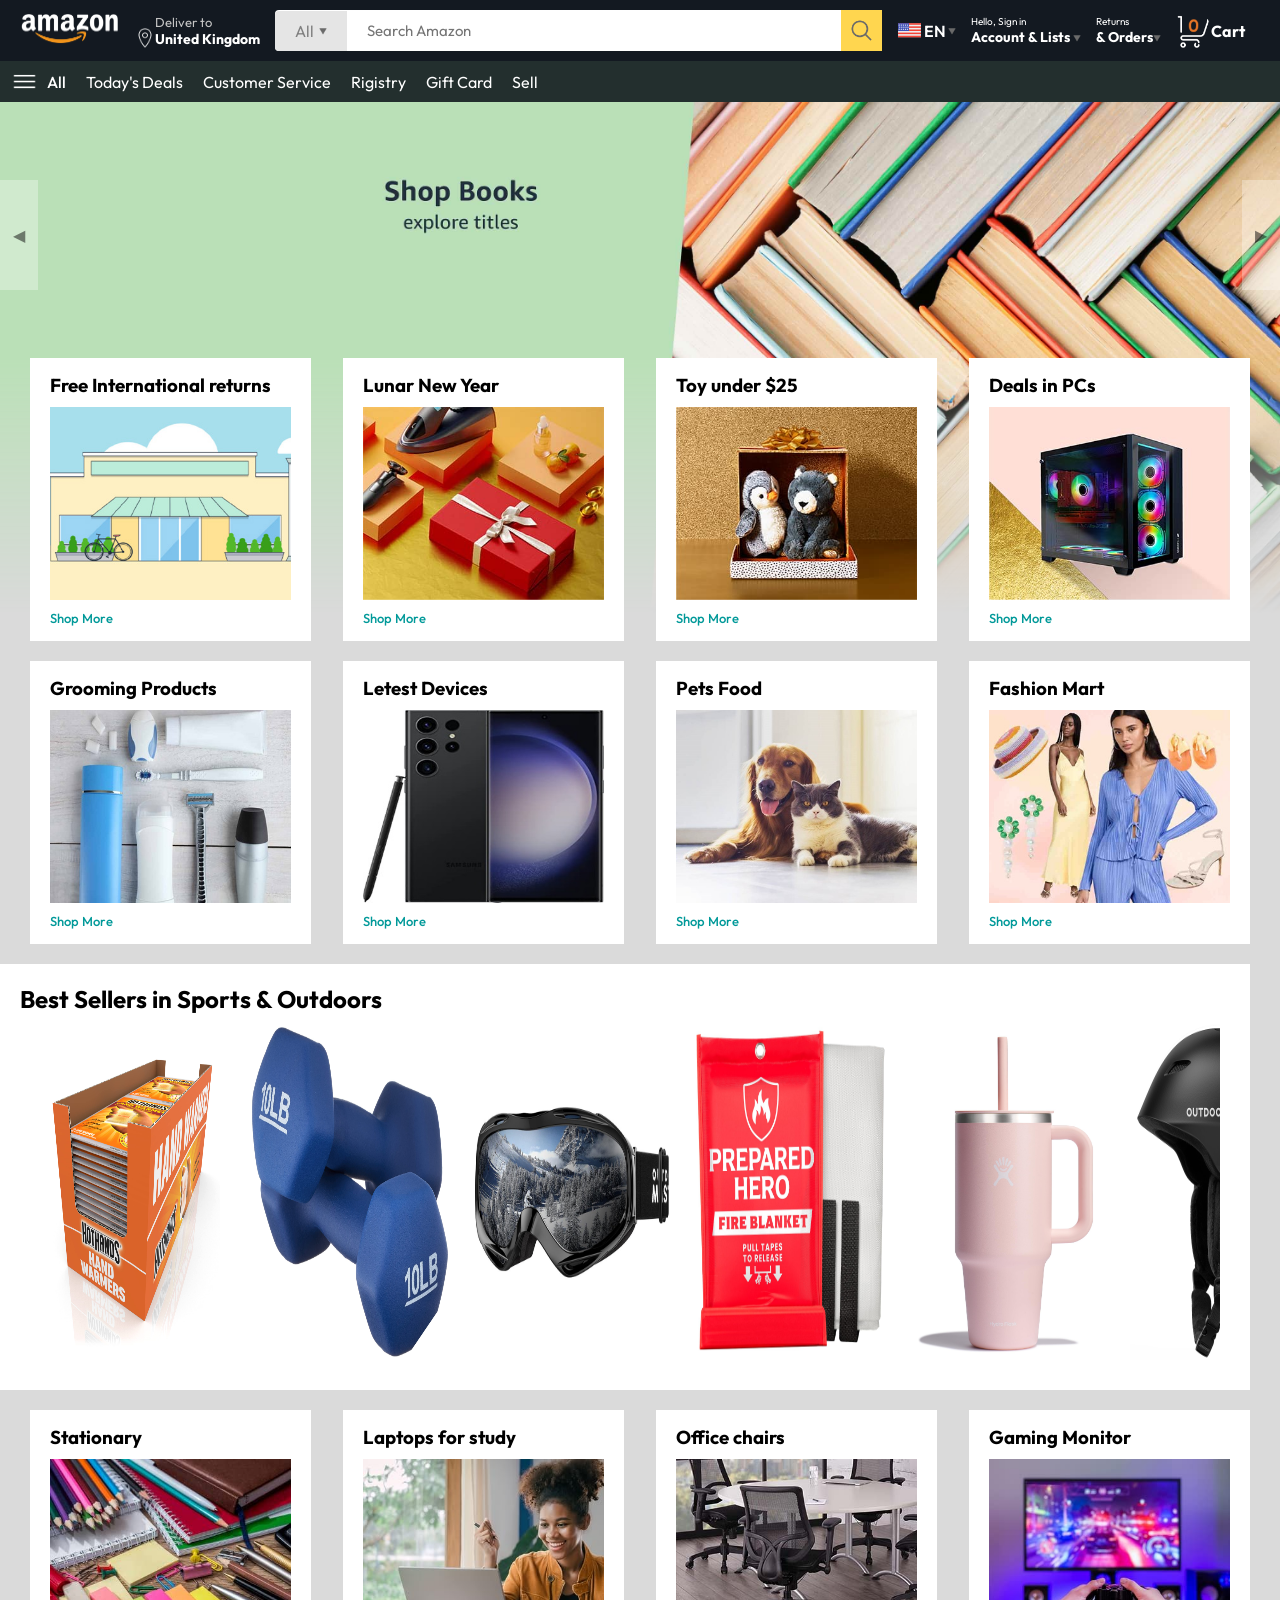
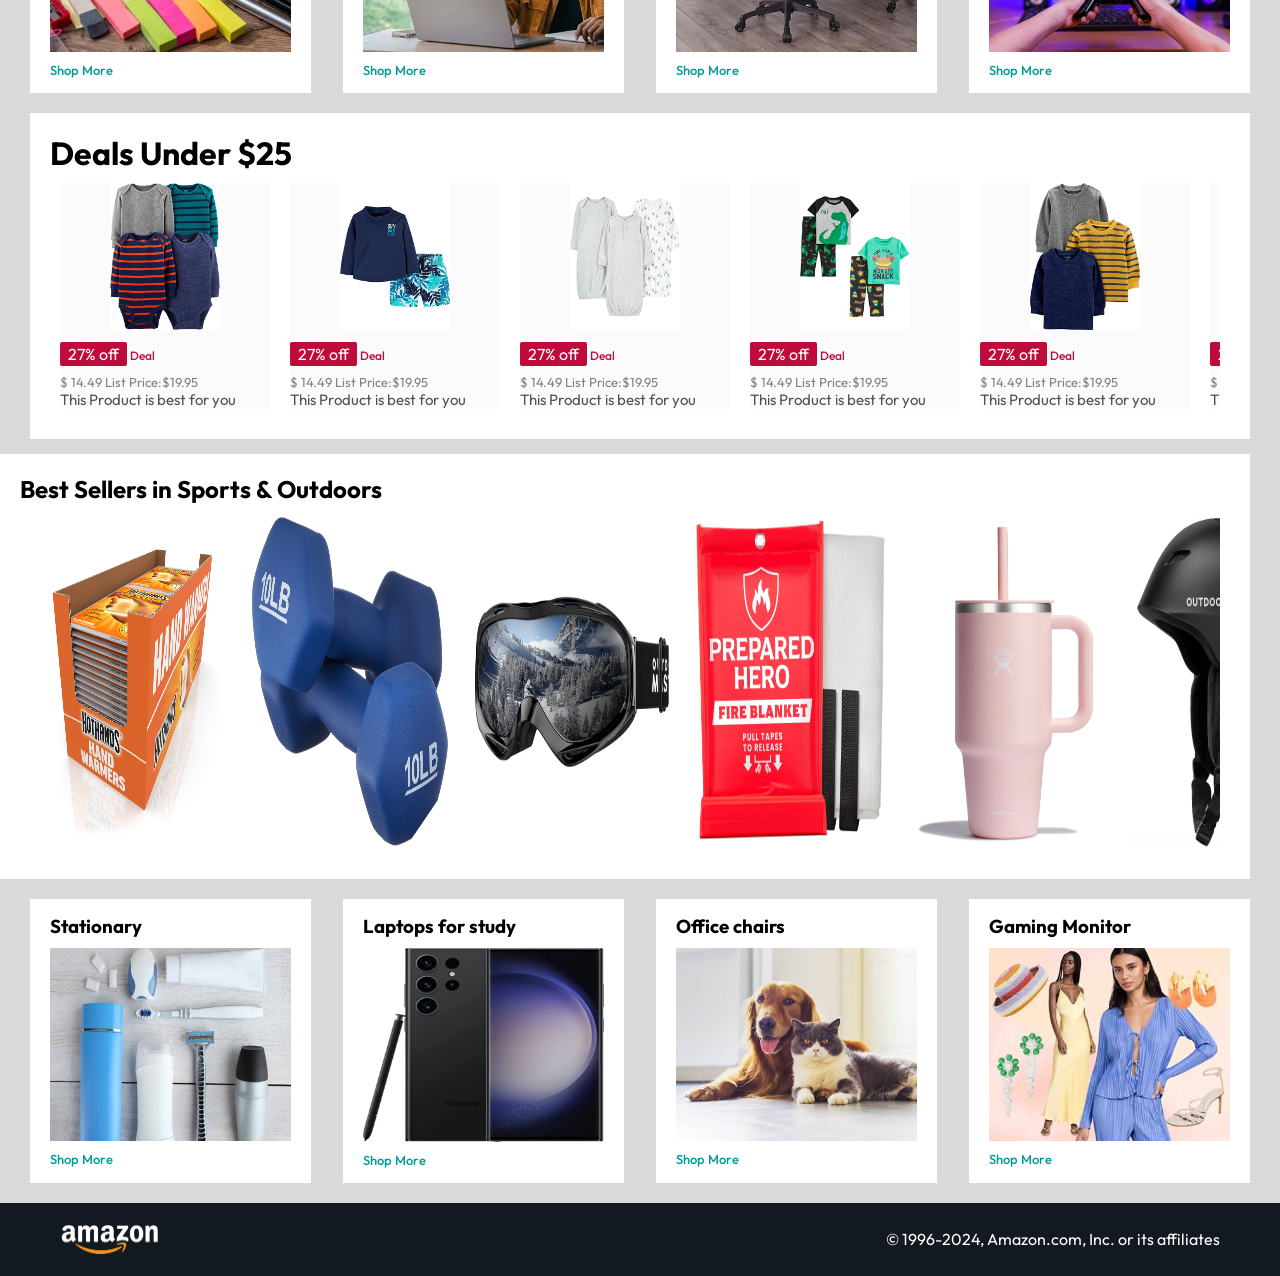
<file: 06-Docker-Compose/DockerMultiContainerApp/Amazon-Clone/index.html>
<!DOCTYPE html>
<html lang="en">
<head>
    <meta charset="UTF-8">
    <meta name="viewport" content="width=device-width, initial-scale=1.0">
    <title>amazon clone website</title>
    <link rel="stylesheet" href="style.css">
</head>
<body>

    <nav>
        <a href="#">
            <img src="assets/amazon_logo.png" width="100" alt="">
        </a>
        <div class="nav-country">
            <img src="assets/location_icon.png" height="20" alt="">
            <div>
                <p>Deliver to</p>
                <h1>United Kingdom</h1>
            </div>
        </div>
        <div class="nav-search">
            <div class="nav-search-category">
                <p>All</p>
                <img src="assets/dropdown_icon.png" width="8px" alt="">
            </div>
            <input type="text" name="" id="" class="nav-search-input" placeholder="Search Amazon">
            <img src="assets/search_icon.png" alt=""  class="nav-search-icon">
        </div>
        <div class="nav-language">
            <img src="assets/us_flag.png" width="25px" alt="">
            <p>EN</p>
            <img src="assets/dropdown_icon.png" width="8px" alt="">
        </div>
        <div class="nav-text">
            <p>Hello, Sign in</p>
            <h1>Account & Lists <img src="assets/dropdown_icon.png" width="8px" alt=""></h1>
        </div>
        <div class="nav-text">
            <p>Returns</p>
            <h1>& Orders<img src="assets/dropdown_icon.png" width="8px" alt=""></h1>
        </div>
        <a href="#" class="nav-cart">
            <img src="assets/cart_icon.png" width="35px" alt="">
            <h4>Cart</h4>
        </a>
    </nav>

    <div class="nav-bottom">
        <div>
            <img src="./assets/menu_icon.png" width="25px" alt="">
            <p>All</p>
        </div>
        <p>Today's Deals</p>
        <p>Customer Service</p>
        <p>Rigistry</p>
        <p>Gift Card</p>
        <p>Sell</p>
    </div>

    <div class="header-slider">
        <a href="#" class="control_prew">◀</a>
        <a href="#" class="control_next">▶</a>
        <ul>
            <img src="assets/header1.jpg" class="header-img" alt="" >
            <img src="assets/header2.jpg" class="header-img" alt="" >
            <img src="assets/header3.jpg" class="header-img" alt="" >
            <img src="assets/header4.jpg" class="header-img" alt="" >
            <img src="assets/header5.jpg" class="header-img" alt="" >
            <img src="assets/header6.jpg" class="header-img" alt="" >
        </ul>
    </div>

    <div class="box-row header-box">
        <div class="box-col">
            <h3>Free International returns</h3>
            <img src="assets/box1-1.jpg" alt="">
            <a href="/">Shop More</a>
        </div>
        <div class="box-col">
            <h3>Lunar New Year</h3>
            <img src="assets/box1-2.jpg" alt="">
            <a href="/">Shop More</a>
        </div>
        <div class="box-col">
            <h3>Toy under $25</h3>
            <img src="assets/box1-3.jpg" alt="">
            <a href="/">Shop More</a>
        </div>
        <div class="box-col">
            <h3>Deals in PCs</h3>
            <img src="assets/box1-4.jpg" alt="">
            <a href="/">Shop More</a>
        </div>
    </div>

    <div class="box-row">
        <div class="box-col">
            <h3>Grooming Products</h3>
            <img src="assets/box2-1.jpg" alt="">
            <a href="/">Shop More</a>
        </div>
        <div class="box-col">
            <h3>Letest Devices</h3>
            <img src="assets/box2-2.jpg" alt="">
            <a href="/">Shop More</a>
        </div>
        <div class="box-col">
            <h3>Pets Food</h3>
            <img src="assets/box2-3.jpg" alt="">
            <a href="/">Shop More</a>
        </div>
        <div class="box-col">
            <h3>Fashion Mart</h3>
            <img src="assets/box2-4.jpg" alt="">
            <a href="/">Shop More</a>
        </div>
    </div>

    <div class="product-slider">
        <h2>Best Sellers in Sports & Outdoors</h2>
        <div class="products">
            <img src="assets/product1-1.jpg" alt="">
            <img src="assets/product1-2.jpg" alt="">
            <img src="assets/product1-3.jpg" alt="">
            <img src="assets/product1-4.jpg" alt="">
            <img src="assets/product1-5.jpg" alt="">
            <img src="assets/product1-6.jpg" alt="">
            <img src="assets/product1-7.jpg" alt="">
            <img src="assets/product1-8.jpg" alt="">
            <img src="assets/product1-9.jpg" alt="">
            <img src="assets/product1-10.jpg" alt="">
        </div>
    </div>

    <div class="box-row">
        <div class="box-col">
            <h3>Stationary</h3>
            <img src="assets/box3-1.jpg" alt="">
            <a href="/">Shop More</a>
        </div>
        <div class="box-col">
            <h3>Laptops for study</h3>
            <img src="assets/box3-2.jpg" alt="">
            <a href="/">Shop More</a>
        </div>
        <div class="box-col">
            <h3>Office chairs </h3>
            <img src="assets/box3-3.jpg" alt="">
            <a href="/">Shop More</a>
        </div>
        <div class="box-col">
            <h3>Gaming Monitor</h3>
            <img src="assets/box3-4.jpg" alt="">
            <a href="/">Shop More</a>
        </div>
    </div>

    <div class="product-slider-with-price">
        <h1>Deals Under $25</h1>
        <div class="products">
            <div class="product-card">
                <div class="product-img-container">
                    <img src="assets/product2-1.jpg" alt="">
                </div>
                <div class="product-offer">
                    <p>27% off</p> <span>Deal</span>
                </div>
                <p class="product-price">$ <span>14.49</span> List Price:$19.95</p>
                <h4>This Product is best for you</h4>
            </div>
            <div class="product-card">
                <div class="product-img-container">
                    <img src="assets/product2-2.jpg" alt="">
                </div>
                <div class="product-offer">
                    <p>27% off</p> <span>Deal</span>
                </div>
                <p class="product-price">$ <span>14.49</span> List Price:$19.95</p>
                <h4>This Product is best for you</h4>
            </div>
            <div class="product-card">
                <div class="product-img-container">
                    <img src="assets/product2-3.jpg" alt="">
                </div>
                <div class="product-offer">
                    <p>27% off</p> <span>Deal</span>
                </div>
                <p class="product-price">$ <span>14.49</span> List Price:$19.95</p>
                <h4>This Product is best for you</h4>
            </div>
            <div class="product-card">
                <div class="product-img-container">
                    <img src="assets/product2-4.jpg" alt="">
                </div>
                <div class="product-offer">
                    <p>27% off</p> <span>Deal</span>
                </div>
                <p class="product-price">$ <span>14.49</span> List Price:$19.95</p>
                <h4>This Product is best for you</h4>
            </div>
            <div class="product-card">
                <div class="product-img-container">
                    <img src="assets/product2-5.jpg" alt="">
                </div>
                <div class="product-offer">
                    <p>27% off</p> <span>Deal</span>
                </div>
                <p class="product-price">$ <span>14.49</span> List Price:$19.95</p>
                <h4>This Product is best for you</h4>
            </div>
            <div class="product-card">
                <div class="product-img-container">
                    <img src="assets/product2-6.jpg" alt="">
                </div>
                <div class="product-offer">
                    <p>27% off</p> <span>Deal</span>
                </div>
                <p class="product-price">$ <span>14.49</span> List Price:$19.95</p>
                <h4>This Product is best for you</h4>
            </div>
            <div class="product-card">
                <div class="product-img-container">
                    <img src="assets/product2-7.jpg" alt="">
                </div>
                <div class="product-offer">
                    <p>27% off</p> <span>Deal</span>
                </div>
                <p class="product-price">$ <span>14.49</span> List Price:$19.95</p>
                <h4>This Product is best for you</h4>
            </div>
            <div class="product-card">
                <div class="product-img-container">
                    <img src="assets/product2-8.jpg" alt="">
                </div>
                <div class="product-offer">
                    <p>27% off</p> <span>Deal</span>
                </div>
                <p class="product-price">$ <span>14.49</span> List Price:$19.95</p>
                <h4>This Product is best for you</h4>
            </div>
            <div class="product-card">
                <div class="product-img-container">
                    <img src="assets/product2-9.jpg" alt="">
                </div>
                <div class="product-offer">
                    <p>27% off</p> <span>Deal</span>
                </div>
                <p class="product-price">$ <span>14.49</span> List Price:$19.95</p>
                <h4>This Product is best for you</h4>
            </div>
            <div class="product-card">
                <div class="product-img-container">
                    <img src="assets/product2-10.jpg" alt="">
                </div>
                <div class="product-offer">
                    <p>27% off</p> <span>Deal</span>
                </div>
                <p class="product-price">$ <span>14.49</span> List Price:$19.95</p>
                <h4>This Product is best for you</h4>
            </div>
            <div class="product-card">
                <div class="product-img-container">
                    <img src="assets/product2-11.jpg" alt="">
                </div>
                <div class="product-offer">
                    <p>27% off</p> <span>Deal</span>
                </div>
                <p class="product-price">$ <span>14.49</span> List Price:$19.95</p>
                <h4>This Product is best for you</h4>
            </div>
            <div class="product-card">
                <div class="product-img-container">
                    <img src="assets/product2-12.jpg" alt="">
                </div>
                <div class="product-offer">
                    <p>27% off</p> <span>Deal</span>
                </div>
                <p class="product-price">$ <span>14.49</span> List Price:$19.95</p>
                <h4>This Product is best for you</h4>
            </div>
        </div>
    </div>

    <div class="product-slider">
        <h2>Best Sellers in Sports & Outdoors</h2>
        <div class="products">
            <img src="assets/product1-1.jpg" alt="">
            <img src="assets/product1-2.jpg" alt="">
            <img src="assets/product1-3.jpg" alt="">
            <img src="assets/product1-4.jpg" alt="">
            <img src="assets/product1-5.jpg" alt="">
            <img src="assets/product1-6.jpg" alt="">
            <img src="assets/product1-7.jpg" alt="">
            <img src="assets/product1-8.jpg" alt="">
            <img src="assets/product1-9.jpg" alt="">
            <img src="assets/product1-10.jpg" alt="">
        </div>
    </div>

    <div class="box-row">
        <div class="box-col">
            <h3>Stationary</h3>
            <img src="assets/box2-1.jpg" alt="">
            <a href="/">Shop More</a>
        </div>
        <div class="box-col">
            <h3>Laptops for study</h3>
            <img src="assets/box2-2.jpg" alt="">
            <a href="/">Shop More</a>
        </div>
        <div class="box-col">
            <h3>Office chairs </h3>
            <img src="assets/box2-3.jpg" alt="">
            <a href="/">Shop More</a>
        </div>
        <div class="box-col">
            <h3>Gaming Monitor</h3>
            <img src="assets/box2-4.jpg" alt="">
            <a href="/">Shop More</a>
        </div>
    </div>

    <footer>
        <img src="assets/amazon_logo.png" width="100" alt="">
        <p>&copy; 1996-2024, Amazon.com, Inc. or its affiliates</p>
    </footer>
    <script src="script.js"></script>
</body>
</html>
</file>
<file: 02.1-Build-StaticWeb-Images-With-Dockerfile/CalculatorApp/style.css>
button{
    width: 100px;
    height: 100px;
    border-radius: 50px;
    border: none;
    background-color: rgb(86, 86, 86);
    color: white;
    font-size: 3rem;
    font-weight: bold;
    cursor: pointer;
}

#keys{
    display: grid;
    grid-template-columns: repeat(4, 1fr);
    gap: 10px;
    padding: 25px;
}

#calculator{
    font-family: Arial, sans-serif;
    background-color: #000000;
    border-radius: 15px;
    max-width: 500px;
    overflow: hidden;
}

#display{
    width: 100%;
    padding: 20px;
    font-size: 5rem;
    text-align: left;
    border: none;
    background-color: #575757;
    color: white;
}

body{
    margin: 0;
    display: flex;
    justify-content: center;
    align-items: center;
    height: 100vh;

}

button:hover{
    background-color: #c6c6c6;
    color: #000000;
}
button:active{
    background-color: #4a4949;
}
.operator-btn{
    background-color: rgb(204, 141, 24);
}
.operator-btn:hover{
    background-color: rgb(252, 164, 1);
}
</file>
<file: 02.1-Build-StaticWeb-Images-With-Dockerfile/StaticWeb2/tooplate-vora-bold-style.css>
/*
Tooplate 2161 Vora Bold
https://www.tooplate.com/view/2161-vora-bold
Free HTML CSS Template
*/

*, *::before, *::after { margin: 0; padding: 0; box-sizing: border-box; }

:root {
  --black:     #111110;
  --white:     #ffffff;
  --rule:      2px solid #ffffff;
  --rule-thin: 1px solid rgba(255,255,255,0.13);
  --sidebar:   60px;
  --mono:      'IBM Plex Mono', monospace;
  --condensed: 'Barlow Condensed', sans-serif;
  --display:   'Anton', sans-serif;
}

html { scroll-behavior: smooth; }

body {
  background: var(--black);
  color: var(--white);
  font-family: var(--mono);
  overflow-x: hidden;
  cursor: none;
}

/* Kill browser default blue on ALL links */
a { color: inherit; text-decoration: none; }

/* NOISE TEXTURE OVERLAY */
body::before {
  content: '';
  position: fixed; inset: 0;
  z-index: 1000; pointer-events: none;
  opacity: 0.038;
  background-image: url("data:image/svg+xml,%3Csvg viewBox='0 0 256 256' xmlns='http://www.w3.org/2000/svg'%3E%3Cfilter id='n'%3E%3CfeTurbulence type='fractalNoise' baseFrequency='0.9' numOctaves='4' stitchTiles='stitch'/%3E%3C/filter%3E%3Crect width='100%25' height='100%25' filter='url(%23n)'/%3E%3C/svg%3E");
  background-size: 200px 200px;
}

/* CURSOR */
#cursor-dot {
  position: fixed; top: 0; left: 0;
  width: 8px; height: 8px;
  background: var(--white); border-radius: 50%;
  pointer-events: none; z-index: 9999;
  transform: translate(-50%, -50%);
}
#cursor-ring {
  position: fixed; top: 0; left: 0;
  width: 32px; height: 32px;
  border: 1px solid rgba(255,255,255,0.45); border-radius: 50%;
  pointer-events: none; z-index: 9998;
  transform: translate(-50%, -50%);
  transition: transform 0.18s ease, border-color 0.18s ease;
}

/* LAYOUT */
.page-shell { display: flex; min-height: 100vh; }

/* SIDEBAR */
.sidebar {
  position: fixed; top: 0; left: 0;
  width: var(--sidebar); height: 100vh;
  border-right: var(--rule);
  display: flex; flex-direction: column;
  align-items: center; justify-content: space-between;
  padding: 2rem 0; z-index: 100;
  background: var(--black);
}
.sidebar__logo {
  font-family: var(--display);
  font-size: 1rem;
  letter-spacing: 0.1em; writing-mode: vertical-lr;
  transform: rotate(180deg); color: var(--white);
  text-decoration: none;
}
.sidebar__nav { display: flex; flex-direction: column; align-items: center; gap: 2.5rem; }
.sidebar__nav a {
  font-family: var(--mono); font-size: 0.6rem;
  font-weight: 400; letter-spacing: 0.18em;
  text-transform: uppercase; color: var(--white);
  text-decoration: none; writing-mode: vertical-lr;
  transform: rotate(180deg); opacity: 0.35;
  transition: opacity 0.25s ease;
}
.sidebar__nav a.active,
.sidebar__nav a:hover { opacity: 1; }
.sidebar__index {
  font-family: var(--mono); font-size: 0.55rem;
  font-weight: 300; letter-spacing: 0.1em;
  writing-mode: vertical-lr; opacity: 0.22;
}

/* MAIN */
.main { margin-left: var(--sidebar); flex: 1; min-width: 0; overflow-x: hidden; display: flex; flex-direction: column; }
.rule { width: 100%; height: 0; border: none; border-top: var(--rule); }

/* SCROLL REVEAL */
[data-reveal] {
  opacity: 0; transform: translateY(24px);
  transition: opacity 0.75s cubic-bezier(0.16,1,0.3,1),
              transform 0.75s cubic-bezier(0.16,1,0.3,1);
}
[data-reveal].visible { opacity: 1; transform: none; }

/* STICKY SECTION LABEL */
.sticky-label {
  position: sticky; top: 0; z-index: 50;
  background: rgba(17,17,16,0.92);
  backdrop-filter: blur(6px);
  border-bottom: var(--rule-thin);
  padding: 0.55rem 4vw;
  font-family: var(--mono); font-size: 0.55rem;
  letter-spacing: 0.25em; text-transform: uppercase;
  opacity: 0.38; display: flex; justify-content: space-between;
}

/* ══════════════════════════
   HERO
══════════════════════════ */
#hero {
  min-height: 100vh; padding: 0 4vw 0 4vw;
  display: flex; flex-direction: column;
  justify-content: space-between;
  overflow: hidden; position: relative;
}

/* Graph-paper grid lines */
#hero::before {
  content: ''; position: absolute; inset: 0; pointer-events: none;
  background-image:
    linear-gradient(rgba(255,255,255,0.09) 1px, transparent 1px),
    linear-gradient(90deg, rgba(255,255,255,0.09) 1px, transparent 1px);
  background-size: 80px 80px;
  mask-image:
    radial-gradient(ellipse 55% 60% at 30% 52%, rgba(0,0,0,0.95) 30%, transparent 100%),
    radial-gradient(ellipse 40% 50% at 75% 50%, rgba(0,0,0,0.7) 20%, transparent 80%);
  mask-composite: add;
  -webkit-mask-image:
    radial-gradient(ellipse 55% 60% at 30% 52%, rgba(0,0,0,0.95) 30%, transparent 100%),
    radial-gradient(ellipse 40% 50% at 75% 50%, rgba(0,0,0,0.7) 20%, transparent 80%);
  -webkit-mask-composite: source-over;
}

/* Ghost year — top-right counterweight */
.hero__ghost-year {
  position: absolute; top: 4vh; right: -1vw;
  font-family: var(--display);
  font-size: clamp(6rem, 12vw, 13rem);
  line-height: 1;
  -webkit-text-stroke: 1px rgba(255,255,255,0.07);
  color: transparent;
  letter-spacing: 0.02em;
  pointer-events: none; user-select: none; z-index: 0;
}

.hero__topbar {
  display: flex; justify-content: space-between; align-items: flex-start;
  font-family: var(--mono); font-size: 0.65rem; font-weight: 300;
  letter-spacing: 0.2em; text-transform: uppercase; opacity: 0.38;
  padding-top: 8vh; position: relative; z-index: 1;
}
.hero__headline {
  font-family: var(--display);
  font-size: clamp(18vw, 22vw, 26vw);
  line-height: 0.88; letter-spacing: -0.02em;
  white-space: nowrap; overflow: visible;
  margin-right: -8vw; position: relative; z-index: 1;
}
.hero__headline span.invert {
  -webkit-text-stroke: 2px var(--white);
  color: transparent;
}
.hero__sub {
  display: flex; justify-content: space-between;
  align-items: flex-end; padding-bottom: 6vh;
  margin-top: auto; position: relative; z-index: 1;
}
.hero__tagline {
  font-family: var(--condensed);
  font-size: clamp(1rem, 2.2vw, 1.6rem);
  font-weight: 300; letter-spacing: 0.04em;
  max-width: 38vw; line-height: 1.5; opacity: 0.68;
}
.hero__cta-wrap { display: flex; flex-direction: column; align-items: flex-end; gap: 1rem; }
.hero__scroll { font-family: var(--mono); font-size: 0.6rem; letter-spacing: 0.25em; text-transform: uppercase; opacity: 0.28; }
.btn {
  font-family: var(--mono); font-size: 0.7rem; font-weight: 500;
  letter-spacing: 0.18em; text-transform: uppercase;
  color: var(--black); background: var(--white);
  border: none; padding: 0.85rem 2rem;
  cursor: none; text-decoration: none; display: inline-block;
  transition: background 0.2s ease, color 0.2s ease;
}
.btn:hover { background: transparent; color: var(--white); outline: 1px solid var(--white); }

/* MARQUEE */
.marquee-strip {
  border-top: var(--rule); border-bottom: var(--rule);
  overflow: hidden; padding: 0.85rem 0; white-space: nowrap;
  font-family: var(--condensed); font-size: 0.72rem;
  font-weight: 600; letter-spacing: 0.3em;
  text-transform: uppercase; opacity: 0.32;
}
.marquee-inner { display: inline-block; animation: marquee 22s linear infinite; }
.marquee-inner span { margin: 0 3rem; }
@keyframes marquee { 0% { transform: translateX(0); } 100% { transform: translateX(-50%); } }

/* ══════════════════════════
   ABOUT
══════════════════════════ */
#about {
  padding: 10vh 4vw; display: flex; gap: 4vw;
  align-items: flex-start; position: relative; overflow: hidden;
}

.about__bg-num {
  position: absolute; left: -3vw; top: 50%;
  transform: translateY(-50%);
  font-family: var(--display);
  font-size: clamp(32vw, 42vw, 48vw);
  line-height: 1;
  -webkit-text-stroke: 1px rgba(255,255,255,0.14);
  color: rgba(255,255,255,0.03);
  pointer-events: none; user-select: none;
  letter-spacing: -0.04em; z-index: 0;
}

.about__label {
  font-family: var(--mono); font-size: 0.6rem;
  letter-spacing: 0.25em; text-transform: uppercase;
  opacity: 0.32; writing-mode: vertical-lr;
  transform: rotate(180deg); padding-top: 0.3rem;
  flex-shrink: 0; position: relative; z-index: 1;
}
.about__content {
  flex: 1; min-width: 0; display: flex; flex-direction: column;
  gap: 3rem; position: relative; z-index: 1;
}
.about__text {
  font-family: var(--condensed);
  font-size: clamp(1.5rem, 2.8vw, 2.4rem);
  font-weight: 300; line-height: 1.45;
  max-width: 72ch; letter-spacing: 0.01em;
  word-wrap: break-word; overflow-wrap: break-word;
}
.about__text strong { font-weight: 700; }

.about__stats {
  display: flex; gap: 0; flex-wrap: wrap;
  padding-top: 2.5rem; border-top: var(--rule-thin);
}
.stat {
  display: flex; flex-direction: column; gap: 0.4rem;
  flex: 1; min-width: 100px; padding: 0 2.5vw;
  border-right: var(--rule-thin);
}
.stat:first-child { padding-left: 0; }
.stat:last-child { border-right: none; }
.stat__value { font-family: var(--display); font-size: clamp(2rem, 3.5vw, 3.2rem); }
.stat__label { font-family: var(--mono); font-size: 0.58rem; letter-spacing: 0.2em; text-transform: uppercase; opacity: 0.32; }

/* ══════════════════════════
   WORK
══════════════════════════ */
#work { padding: 0; }
.work__header {
  padding: 6vh 4vw 4vh 4vw;
  display: flex; justify-content: space-between; align-items: baseline;
}
.section-title { font-family: var(--display); font-size: clamp(2.5rem, 5vw, 5rem); letter-spacing: 0.02em; }
.section-meta { font-family: var(--mono); font-size: 0.6rem; letter-spacing: 0.2em; text-transform: uppercase; opacity: 0.32; }

.work__grid {
  display: grid;
  grid-template-columns: 1.6fr 1fr;
}

.work__item {
  padding: 4.5vw 4vw; border-top: var(--rule);
  position: relative; overflow: hidden;
  min-height: 44vh;
  display: flex; flex-direction: column; justify-content: space-between;
}
.work__item:nth-child(1) {
  grid-column: 1 / -1;
  flex-direction: row; align-items: flex-end;
  gap: 4vw; min-height: 34vh;
  transition: background 0.4s ease;
}
.work__item:nth-child(3) { min-height: 54vh; }
.work__item:nth-child(2) { border-left: none; }
.work__item:nth-child(3) { border-left: none; }
.work__item:nth-child(4) { border-left: var(--rule); }

.work__item::before {
  content: ''; position: absolute; inset: 0;
  background: var(--white); transform: scaleY(0);
  transform-origin: bottom;
  transition: transform 0.45s cubic-bezier(0.16, 1, 0.3, 1);
}
.work__item:hover::before { transform: scaleY(1); }
.work__item:hover .work__item-content,
.work__item:hover .work__item-aside { color: var(--black); }
.work__item:hover .work__item-num { color: var(--black); opacity: 0.18; }
.work__item:hover .work__item-tag { border-color: rgba(0,0,0,0.25); color: var(--black); }
.work__item:hover .work__item-corner { color: var(--black); }

/* Featured item 1 — no flood fill, outline stroke hover */
.work__item:nth-child(1)::before { display: none; }
.work__item:nth-child(1):hover { background: rgba(255,255,255,0.04); }
.work__item:nth-child(1):hover .work__item-title {
  -webkit-text-stroke: 1.5px var(--white);
  color: transparent;
}
.work__item:nth-child(1) .work__item-title {
  transition: -webkit-text-stroke 0.35s ease, color 0.35s ease;
}
.work__item:nth-child(1) .work__item-aside { position: relative; }
.work__item:nth-child(1) .work__item-aside::before {
  content: '001';
  position: absolute; bottom: -1rem; right: -1rem;
  font-family: var(--display);
  font-size: clamp(8rem, 14vw, 16rem);
  line-height: 1;
  -webkit-text-stroke: 1px rgba(255,255,255,0.1);
  color: rgba(255,255,255,0.02);
  pointer-events: none; user-select: none;
  letter-spacing: -0.04em; z-index: 0;
}

.work__item-corner {
  position: absolute; top: 1.4rem; right: 1.8rem;
  font-family: var(--mono); font-size: 0.52rem;
  letter-spacing: 0.15em; opacity: 0.18;
  transition: color 0.45s ease, opacity 0.45s ease;
  z-index: 1;
}
.work__item-content {
  position: relative; z-index: 1;
  transition: color 0.45s ease;
  display: flex; flex-direction: column;
}
.work__item:nth-child(1) .work__item-content { flex: 1; }
.work__item-num {
  font-family: var(--mono); font-size: 0.6rem;
  letter-spacing: 0.2em; opacity: 0.2;
  margin-bottom: 1.8rem;
  transition: color 0.45s ease, opacity 0.45s ease;
}
.work__item-title {
  font-family: var(--condensed);
  font-size: clamp(1.6rem, 2.8vw, 2.6rem);
  font-weight: 700; line-height: 1.04;
  letter-spacing: 0.01em; margin-bottom: 1rem;
}
.work__item:nth-child(1) .work__item-title {
  font-size: clamp(3.2rem, 6.5vw, 6rem);
  line-height: 0.92; letter-spacing: -0.01em;
  margin-bottom: 0;
}
.work__item-slug {
  font-family: var(--mono); font-size: 0.52rem;
  letter-spacing: 0.22em; text-transform: uppercase;
  opacity: 0.32; padding-bottom: 0.8rem;
  border-bottom: 1px solid rgba(255,255,255,0.15);
  margin-bottom: 1rem;
}
.work__item:hover .work__item-slug { opacity: 0.5; }
.work__item-desc {
  font-family: var(--mono); font-size: 0.62rem;
  font-weight: 300; line-height: 1.88; opacity: 0.52;
  max-width: 38ch;
}
.work__item-tag {
  font-family: var(--mono); font-size: 0.52rem;
  letter-spacing: 0.2em; text-transform: uppercase;
  border: 1px solid rgba(255,255,255,0.28);
  padding: 0.32rem 0.75rem; display: inline-block;
  margin-top: 2.5rem; align-self: flex-start;
  position: relative; z-index: 1;
  transition: border-color 0.45s ease, color 0.45s ease;
}
.work__item-aside {
  position: relative; z-index: 1;
  display: flex; flex-direction: column;
  align-items: flex-end; justify-content: flex-end;
  gap: 1.5rem; flex-shrink: 0; min-width: 28vw;
  transition: color 0.45s ease;
}
.work__item-aside .work__item-desc { text-align: right; }

/* ══════════════════════════
   SERVICES
══════════════════════════ */
#services { padding: 0; }

.services__body {
  display: grid;
  grid-template-columns: 1fr 340px;
}
.services__left { padding: 10vh 4vw; }
.services__header { display: flex; justify-content: space-between; align-items: baseline; margin-bottom: 5vh; }
.services__list { display: flex; flex-direction: column; }

.service-row {
  display: flex; align-items: center;
  padding: 2.4vh 0; border-bottom: var(--rule-thin);
  gap: 2rem; cursor: none;
  transition: padding-left 0.32s ease;
}
.service-row:hover { padding-left: 1.2rem; }
.service-row__num {
  font-family: var(--mono); font-size: 0.58rem;
  opacity: 0.2; letter-spacing: 0.15em;
  flex-shrink: 0; width: 3ch;
}
.service-row__name {
  font-family: var(--condensed); flex: 1;
  font-size: clamp(1.4rem, 2.5vw, 2.2rem);
  font-weight: 600; letter-spacing: 0.02em;
}
.service-row__desc {
  font-family: var(--mono); font-size: 0.6rem;
  font-weight: 300; opacity: 0.4; letter-spacing: 0.08em;
  max-width: 28ch; text-align: right; line-height: 1.7;
}
.service-row__arrow {
  font-size: 1rem; opacity: 0.22; flex-shrink: 0;
  transition: transform 0.3s ease, opacity 0.3s ease;
}
.service-row:hover .service-row__arrow { transform: translateX(5px); opacity: 1; }
.service-row.open .service-row__arrow { transform: rotate(90deg); opacity: 1; }

/* Accordion */
.service-panel {
  display: grid;
  grid-template-rows: 0fr;
  transition: grid-template-rows 0.55s cubic-bezier(0.16,1,0.3,1);
  border-bottom: var(--rule-thin);
}
.service-panel.open { grid-template-rows: 1fr; }

.service-panel__inner {
  overflow: hidden;
  display: flex; flex-direction: column; gap: 0;
  padding: 0 0 0 calc(3ch + 2rem);
  transition: padding 0.55s cubic-bezier(0.16,1,0.3,1);
}
.service-panel.open .service-panel__inner {
  padding: 2vh 0 3vh calc(3ch + 2rem);
}

.sp-block {
  display: grid;
  grid-template-columns: 140px 1fr;
  gap: 0 3vw;
  align-items: baseline;
  padding: 1.2vh 0;
  border-bottom: var(--rule-thin);
}
.sp-block:last-child { border-bottom: none; }
.sp-block__label {
  font-family: var(--mono); font-size: 0.5rem;
  letter-spacing: 0.22em; text-transform: uppercase;
  opacity: 0.28; padding-top: 0.15rem;
  align-self: start; flex-shrink: 0;
}
.sp-block__body { display: flex; flex-direction: column; gap: 0.25rem; min-width: 0; }
.sp-block__title {
  font-family: var(--condensed); font-weight: 600;
  font-size: clamp(0.95rem, 1.4vw, 1.15rem);
  line-height: 1.2; word-wrap: break-word;
}
.sp-block__text {
  font-family: var(--mono); font-size: 0.58rem;
  font-weight: 300; line-height: 1.82; opacity: 0.45;
  word-wrap: break-word; overflow-wrap: break-word;
}

/* Services right panel */
.services__right {
  border-left: var(--rule);
  padding: 10vh 2.5vw;
  display: flex; flex-direction: column;
  justify-content: space-between; gap: 3rem;
}
.srv-panel__label {
  font-family: var(--mono); font-size: 0.52rem;
  letter-spacing: 0.25em; text-transform: uppercase;
  opacity: 0.28; margin-bottom: 1rem; display: block;
}
.srv-panel__block { display: flex; flex-direction: column; gap: 0.5rem; }
.srv-panel__heading {
  font-family: var(--condensed); font-weight: 700;
  font-size: clamp(1.1rem, 1.8vw, 1.5rem);
  line-height: 1.15; letter-spacing: 0.01em;
}
.srv-panel__text {
  font-family: var(--mono); font-size: 0.6rem;
  font-weight: 300; line-height: 1.85; opacity: 0.48;
}
.srv-panel__divider { width: 100%; height: 0; border: none; border-top: var(--rule-thin); }
.srv-panel__list { display: flex; flex-direction: column; gap: 0.65rem; list-style: none; }
.srv-panel__list li {
  font-family: var(--mono); font-size: 0.58rem;
  font-weight: 300; opacity: 0.5; letter-spacing: 0.06em;
  padding-left: 1rem; position: relative; line-height: 1.5;
}
.srv-panel__list li::before { content: '—'; position: absolute; left: 0; opacity: 0.35; }
.srv-panel__cta {
  display: inline-block; margin-top: auto;
  font-family: var(--mono); font-size: 0.6rem;
  font-weight: 500; letter-spacing: 0.2em;
  text-transform: uppercase; color: var(--white);
  opacity: 0.5;
  border-bottom: 1px solid rgba(255,255,255,0.2);
  padding-bottom: 0.3rem;
  transition: opacity 0.25s ease, border-color 0.25s ease;
}
.srv-panel__cta:hover { opacity: 1; border-color: var(--white); }

/* ══════════════════════════
   CONTACT
══════════════════════════ */
#contact { padding: 10vh 4vw 6vh 4vw; display: flex; flex-direction: column; gap: 5vh; }

.contact__info {
  display: grid; grid-template-columns: 1fr 1fr;
  gap: 4vw; padding-bottom: 5vh;
  border-bottom: var(--rule-thin);
}
.contact__info-col { display: flex; flex-direction: column; gap: 0.75rem; }
.contact__info-label {
  font-family: var(--mono); font-size: 0.52rem;
  letter-spacing: 0.25em; text-transform: uppercase;
  opacity: 0.26; margin-bottom: 0.3rem;
}
.contact__info-value {
  font-family: var(--condensed);
  font-size: clamp(0.95rem, 1.6vw, 1.3rem);
  font-weight: 400; letter-spacing: 0.04em; opacity: 0.72;
}
.contact__manifesto {
  font-family: var(--condensed);
  font-size: clamp(1.2rem, 2vw, 1.7rem);
  font-weight: 300; line-height: 1.45; opacity: 0.5;
  max-width: 44ch; align-self: flex-end; text-align: right;
}
.contact__manifesto em { font-style: normal; font-weight: 700; color: var(--white); opacity: 1; }

.contact__big {
  font-family: var(--display);
  font-size: clamp(8vw, 12vw, 14vw);
  line-height: 0.88; white-space: nowrap;
  overflow: visible; margin-right: -4vw;
  letter-spacing: -0.02em;
}
.contact__big a {
  -webkit-text-stroke: 2px var(--white);
  color: transparent;
  transition: color 0.3s ease;
}
.contact__big a:hover { color: var(--white); }

/* FOOTER */
.footer-bar {
  display: flex; justify-content: space-between;
  align-items: flex-end; padding-top: 4vh;
  border-top: var(--rule); gap: 2rem; flex-wrap: wrap;
}
.footer-bar__left { display: flex; flex-direction: column; gap: 0.55rem; }
.footer-logo { font-family: var(--display); font-size: 2.5rem; letter-spacing: 0.05em; }
.footer-tagline { font-family: var(--mono); font-size: 0.6rem; opacity: 0.28; letter-spacing: 0.2em; text-transform: uppercase; }
.footer-copy { font-family: var(--mono); font-size: 0.52rem; opacity: 0.16; letter-spacing: 0.08em; }
.footer-tooplate {
  font-family: var(--mono); font-size: 0.52rem;
  opacity: 0.4; letter-spacing: 0.08em;
  transition: opacity 0.2s ease;
}
.footer-tooplate:hover { opacity: 1; }
.footer-bar__center {
  font-family: var(--display); font-size: 1rem;
  letter-spacing: 0.3em;
  -webkit-text-stroke: 1px rgba(255,255,255,0.18);
  color: transparent; align-self: center; user-select: none;
}
.footer-bar__right { display: flex; gap: 2rem; align-items: flex-end; flex-wrap: wrap; }
.footer-link {
  font-family: var(--mono); font-size: 0.6rem;
  color: var(--white);
  letter-spacing: 0.15em; text-transform: uppercase;
  opacity: 0.32; transition: opacity 0.2s ease;
}
.footer-link:hover { opacity: 1; }

/* ══════════════════════════
   RESPONSIVE
══════════════════════════ */
@media (max-width: 1100px) {
  .service-row__desc { display: none; }
}
@media (max-width: 900px) {
  .work__grid { grid-template-columns: 1fr; }
  .work__item:nth-child(1) { flex-direction: column; align-items: flex-start; min-height: auto; }
  .work__item:nth-child(1) .work__item-aside::before { display: none; }
  .work__item-aside { align-items: flex-start; min-width: unset; }
  .work__item-aside .work__item-desc { text-align: left; }
  .work__item { border-left: none !important; grid-column: auto !important; }
  .contact__info { grid-template-columns: 1fr; }
  .contact__manifesto { align-self: flex-start; text-align: left; }
  .footer-bar__center { display: none; }
}
@media (max-width: 768px) {
  .services__body { grid-template-columns: 1fr; }
  .services__right { border-left: none; border-top: var(--rule); padding: 6vh 4vw; }
  .service-panel__inner { padding-left: 0 !important; }
  .service-panel.open .service-panel__inner { padding: 1.5vh 0 2.5vh 0; }
  .sp-block { grid-template-columns: 90px 1fr; gap: 0 4vw; }
}
@media (max-width: 640px) {
  .hero__tagline { max-width: 80vw; }
  .hero__sub { flex-direction: column; gap: 2rem; align-items: flex-start; }
  .services__header { flex-direction: column; gap: 0.5rem; }
  .footer-bar { flex-direction: column; align-items: flex-start; }
  .work__item-slug { font-size: 0.48rem; }
}
@media (max-width: 420px) {
  .sp-block { grid-template-columns: 1fr; gap: 0.3rem 0; }
  .sp-block__label { padding-top: 0; }
}
</file>
<file: 02.1-Build-StaticWeb-Images-With-Dockerfile/StaicWeb3/2158_forge_reality/tooplate-forge-style.css>
/* CSS Document

Tooplate 2158 Forge Reality

https://www.tooplate.com/view/2158-forge-reality

*/

* {
    margin: 0;
    padding: 0;
    box-sizing: border-box;
}

:root {
    /* Industrial Brutalist Color Palette */
    --black: #0A0A0A;
    --concrete: #2C2C2C;
    --steel: #404040;
    --industrial-red: #E63946;
    --industrial-orange: #FF6B35;
    --light-gray: #A8A8A8;
    --white: #F5F5F5;
    --border: #1A1A1A;
}

/* Typography */
body {
    font-family: 'Inter', -apple-system, BlinkMacSystemFont, sans-serif;
    background-color: var(--black);
    color: var(--white);
    line-height: 1.6;
    overflow-x: hidden;
}

h1, h2, h3, h4, h5, h6 {
    font-family: 'Bebas Neue', 'Impact', sans-serif;
    font-weight: 400;
    letter-spacing: 0.05em;
    text-transform: uppercase;
}

h1 { font-size: clamp(3rem, 8vw, 6rem); }
h2 { font-size: clamp(2rem, 5vw, 3.5rem); }
h3 { font-size: clamp(1.5rem, 3vw, 2rem); }

p {
    font-size: 1rem;
    line-height: 1.8;
    color: var(--light-gray);
}

.container {
    max-width: 1400px;
    margin: 0 auto;
    padding: 0 2rem;
}

/* Navigation */
nav {
    position: fixed;
    top: 0;
    width: 100%;
    background: linear-gradient(180deg, rgba(10,10,10,0.95) 0%, rgba(10,10,10,0.8) 100%);
    backdrop-filter: blur(10px);
    border-bottom: 1px solid var(--border);
    z-index: 1000;
    transition: all 0.3s ease;
}

.nav-container {
    display: flex;
    justify-content: space-between;
    align-items: center;
    padding: 1rem 2rem;
    max-width: 1400px;
    margin: 0 auto;
}

.logo {
    display: flex;
    align-items: center;
    gap: 0.75rem;
    font-size: 1.75rem;
    font-weight: 900;
    color: var(--industrial-red);
    text-decoration: none;
    letter-spacing: -0.02em;
    transition: all 0.3s ease;
    cursor: pointer;
}

.logo svg {
    width: 35px;
    height: 35px;
}

.logo:hover {
    color: var(--industrial-orange);
    transform: translateY(-2px);
}

.logo:hover svg path {
    fill: var(--industrial-orange);
}

.nav-links {
    display: flex;
    list-style: none;
    gap: 0;
}

/* Mobile Navigation Styles */
@media (max-width: 768px) {
    .nav-links {
        display: none;
        position: fixed;
        top: 70px;
        left: 0;
        right: 0;
        background: var(--black);
        flex-direction: column;
        padding: 2rem 0;
        border-bottom: 2px solid var(--industrial-red);
        z-index: 999;
    }

    .nav-links.active {
        display: flex;
    }

    .nav-links a {
        padding: 1rem 2rem;
        border-bottom: 1px solid var(--border);
    }

    .nav-links a:hover {
        background: var(--industrial-red);
    }

    .menu-toggle.active span:nth-child(1) {
        transform: rotate(45deg) translate(5px, 5px);
    }

    .menu-toggle.active span:nth-child(2) {
        opacity: 0;
    }

    .menu-toggle.active span:nth-child(3) {
        transform: rotate(-45deg) translate(7px, -6px);
    }
}

.nav-links li {
    position: relative;
}

.nav-links a {
    color: var(--white);
    text-decoration: none;
    font-weight: 500;
    text-transform: uppercase;
    font-size: 0.85rem;
    letter-spacing: 0.1em;
    padding: 0.75rem 1.5rem;
    display: block;
    transition: all 0.3s ease;
    position: relative;
}

.nav-links a:hover {
    color: var(--white);
    background: var(--industrial-red);
}

.nav-links a.active {
    background: var(--industrial-red);
    color: var(--white);
}

.book-tour-btn {
    background: transparent;
    color: var(--industrial-red);
    padding: 0.75rem 2rem;
    text-decoration: none;
    font-weight: 600;
    text-transform: uppercase;
    font-size: 0.85rem;
    letter-spacing: 0.1em;
    border: 2px solid var(--industrial-red);
    cursor: pointer;
    transition: all 0.3s ease;
    position: relative;
    overflow: hidden;
}

.book-tour-btn:hover {
    background: var(--industrial-red);
    color: var(--white);
    transform: translateY(-2px);
}

/* Mobile Menu Toggle */
.menu-toggle {
    display: none;
    flex-direction: column;
    gap: 4px;
    cursor: pointer;
}

.menu-toggle span {
    width: 25px;
    height: 2px;
    background: var(--white);
    transition: all 0.3s ease;
}

/* Hero Section with Rotating Backgrounds */
.hero {
    height: 100vh;
    display: flex;
    align-items: center;
    position: relative;
    overflow: hidden;
}

.hero-backgrounds {
    position: absolute;
    top: 0;
    left: 0;
    width: 100%;
    height: 120%; /* Extra height for parallax */
    z-index: 0;
}

.hero-bg {
    position: absolute;
    top: 0;
    left: 0;
    width: 100%;
    height: 100%;
    opacity: 0;
    animation: fadeRotate 9s infinite;
    background-size: cover;
    background-position: center;
    background-attachment: fixed;
    transition: transform 0.5s ease-out;
}

.hero-bg:nth-child(1) {
    background: linear-gradient(rgba(10,10,10,0.7), rgba(44,44,44,0.7)), 
                url('images/toopate-forge-hero-01.jpg');
    background-size: cover;
    background-position: center;
    background-attachment: fixed;
    animation-delay: 0s;
}

.hero-bg:nth-child(2) {
    background: linear-gradient(rgba(10,10,10,0.6), rgba(230,57,70,0.2)), 
                url('images/toopate-forge-hero-02.jpg');
    background-size: cover;
    background-position: center;
    background-attachment: fixed;
    animation-delay: 3s;
}

.hero-bg:nth-child(3) {
    background: linear-gradient(rgba(10,10,10,0.7), rgba(255,107,53,0.2)), 
                url('images/toopate-forge-hero-03.jpg');
    background-size: cover;
    background-position: center;
    background-attachment: fixed;
    animation-delay: 6s;
}

@keyframes fadeRotate {
    0% { 
        opacity: 0;
        transform: scale(1.1);
    }
    5% {
        opacity: 1;
        transform: scale(1);
    }
    33.33% { 
        opacity: 1;
        transform: scale(1);
    }
    38.33% {
        opacity: 0;
        transform: scale(0.95);
    }
    100% { 
        opacity: 0;
        transform: scale(1.1);
    }
}

@keyframes rotateBackground {
    0%, 33.33% { opacity: 1; }
    33.34%, 100% { opacity: 0; }
}

.hero::before {
    content: '';
    position: absolute;
    top: 0;
    left: 0;
    right: 0;
    bottom: 0;
    background-image: 
        repeating-linear-gradient(90deg, transparent, transparent 2px, rgba(255,255,255,0.03) 2px, rgba(255,255,255,0.03) 4px),
        repeating-linear-gradient(0deg, transparent, transparent 2px, rgba(255,255,255,0.03) 2px, rgba(255,255,255,0.03) 4px);
    pointer-events: none;
    z-index: 1;
}

.hero-content {
    position: relative;
    z-index: 2;
}

.hero h1 {
    margin-bottom: 1rem;
    line-height: 0.9;
}

.hero h1 span {
    color: var(--industrial-red);
}

.hero-subtitle {
    font-size: 1.25rem;
    color: var(--light-gray);
    margin-bottom: 2rem;
    text-transform: none;
}

.hero-buttons {
    display: flex;
    gap: 1rem;
    margin-top: 2rem;
}

.btn-primary {
    background: var(--industrial-red);
    color: var(--white);
    padding: 1rem 2.5rem;
    text-decoration: none;
    font-weight: 600;
    text-transform: uppercase;
    letter-spacing: 0.1em;
    transition: all 0.3s ease;
    border: 2px solid var(--industrial-red);
    cursor: pointer;
}

.btn-primary:hover {
    background: transparent;
    transform: translateX(5px);
}

.btn-secondary {
    background: transparent;
    color: var(--white);
    padding: 1rem 2.5rem;
    text-decoration: none;
    font-weight: 600;
    text-transform: uppercase;
    letter-spacing: 0.1em;
    transition: all 0.3s ease;
    border: 2px solid var(--steel);
}

.btn-secondary:hover {
    background: var(--steel);
    border-color: var(--steel);
}

/* Features Section */
.features {
    padding: 6rem 0;
    background: var(--concrete);
    position: relative;
}

.features::before {
    content: '';
    position: absolute;
    top: 0;
    left: 0;
    right: 0;
    height: 1px;
    background: linear-gradient(90deg, transparent, var(--industrial-red), transparent);
}

.section-header {
    text-align: center;
    margin-bottom: 4rem;
}

.section-header h2 {
    margin-bottom: 1rem;
}

.section-header p {
    max-width: 600px;
    margin: 0 auto;
}

.features-grid {
    display: grid;
    grid-template-columns: repeat(auto-fit, minmax(300px, 1fr));
    gap: 2rem;
    margin-top: 3rem;
}

.feature-card {
    background: var(--black);
    padding: 2.5rem;
    border: 1px solid var(--border);
    transition: all 0.3s ease;
    position: relative;
    overflow: hidden;
    clip-path: polygon(0 0, calc(100% - 20px) 0, 100% 20px, 100% 100%, 20px 100%, 0 calc(100% - 20px));
}

.feature-card::before {
    content: '';
    position: absolute;
    top: 0;
    left: 0;
    width: 4px;
    height: 0;
    background: var(--industrial-red);
    transition: height 0.3s ease;
}

.feature-card::after {
    content: '';
    position: absolute;
    top: 0;
    right: 0;
    width: 20px;
    height: 20px;
    background: linear-gradient(135deg, transparent 50%, var(--industrial-red) 50%);
    transition: all 0.3s ease;
    opacity: 0;
}

.feature-card:hover::before {
    height: 100%;
}

.feature-card:hover::after {
    opacity: 1;
}

.feature-card:hover {
    transform: translateY(-5px);
    border-color: var(--industrial-red);
    background: linear-gradient(135deg, var(--black) 0%, rgba(230,57,70,0.05) 100%);
}

.feature-icon {
    width: 80px;
    height: 80px;
    background: transparent;
    border: 2px solid var(--industrial-red);
    margin-bottom: 1.5rem;
    display: flex;
    align-items: center;
    justify-content: center;
    font-size: 1.5rem;
    font-weight: bold;
    color: var(--industrial-red);
    position: relative;
    transition: all 0.3s ease;
    clip-path: polygon(20% 0%, 100% 0%, 80% 100%, 0% 100%);
}

.feature-icon::before {
    content: '';
    position: absolute;
    top: -2px;
    left: -2px;
    right: -2px;
    bottom: -2px;
    background: var(--industrial-red);
    z-index: -1;
    opacity: 0;
    transition: opacity 0.3s ease;
    clip-path: polygon(20% 0%, 100% 0%, 80% 100%, 0% 100%);
}

.feature-card:hover .feature-icon {
    color: var(--white);
    transform: rotate(5deg) scale(1.1);
}

.feature-card:hover .feature-icon::before {
    opacity: 1;
}

.feature-icon.icon-24-7::after {
    content: '';
    position: absolute;
    width: 100%;
    height: 100%;
    top: 0;
    left: 0;
    background: repeating-linear-gradient(
        45deg,
        transparent,
        transparent 3px,
        rgba(230,57,70,0.3) 3px,
        rgba(230,57,70,0.3) 6px
    );
    z-index: -2;
}

.feature-card h3 {
    margin-bottom: 1rem;
    color: var(--white);
    position: relative;
}

.feature-card h3::after {
    content: '';
    position: absolute;
    bottom: -5px;
    left: 0;
    width: 30px;
    height: 2px;
    background: var(--industrial-orange);
    transition: width 0.3s ease;
}

.feature-card:hover h3::after {
    width: 60px;
}

.feature-stats {
    display: flex;
    justify-content: space-between;
    margin-top: 1.5rem;
    padding-top: 1rem;
    border-top: 1px solid var(--border);
}

.stat-item {
    text-align: center;
}

.stat-number {
    display: block;
    font-size: 1.25rem;
    font-weight: bold;
    color: var(--industrial-red);
}

.stat-label {
    font-size: 0.75rem;
    color: var(--light-gray);
    text-transform: uppercase;
    letter-spacing: 0.1em;
}

/* Spaces Section */
.spaces {
    padding: 6rem 0;
    background: var(--black);
}

.spaces-grid {
    display: grid;
    grid-template-columns: repeat(auto-fit, minmax(350px, 1fr));
    gap: 2rem;
    margin-top: 3rem;
}

.space-card {
    position: relative;
    height: 400px;
    background: var(--concrete);
    overflow: hidden;
    cursor: pointer;
    transition: all 0.3s ease;
}

.space-thumbnail {
    position: absolute;
    top: 0;
    left: 0;
    width: 100%;
    height: 100%;
    background-size: cover;
    background-position: center;
    transition: transform 0.3s ease;
}

.space-card:nth-child(1) .space-thumbnail {
    background: linear-gradient(rgba(10,10,10,0.4), rgba(10,10,10,0.8)), 
                url('images/toopate-forge-space-01.jpg');
    background-size: cover;
    background-position: center;
}

.space-card:nth-child(2) .space-thumbnail {
    background: linear-gradient(rgba(10,10,10,0.4), rgba(10,10,10,0.8)), 
                url('images/toopate-forge-space-02.jpg');
    background-size: cover;
    background-position: center;
}

.space-card:nth-child(3) .space-thumbnail {
    background: linear-gradient(rgba(10,10,10,0.4), rgba(10,10,10,0.8)), 
                url('images/toopate-forge-space-03.jpg');
    background-size: cover;
    background-position: center;
}

.space-card:nth-child(4) .space-thumbnail {
    background: linear-gradient(rgba(10,10,10,0.4), rgba(10,10,10,0.8)), 
                url('images/toopate-forge-space-04.jpg');
    background-size: cover;
    background-position: center;
}

.space-card:nth-child(5) .space-thumbnail {
    background: linear-gradient(rgba(10,10,10,0.4), rgba(10,10,10,0.8)), 
                url('images/toopate-forge-space-05.jpg');
    background-size: cover;
    background-position: center;
}

.space-card:nth-child(6) .space-thumbnail {
    background: linear-gradient(rgba(10,10,10,0.4), rgba(10,10,10,0.8)), 
                url('images/toopate-forge-space-06.jpg');
    background-size: cover;
    background-position: center;
}

.space-card::after {
    content: '';
    position: absolute;
    top: 0;
    left: 0;
    right: 0;
    bottom: 0;
    background: linear-gradient(180deg, transparent 50%, rgba(10,10,10,0.9) 100%);
    transition: all 0.3s ease;
}

.space-card:hover .space-thumbnail {
    transform: scale(1.1);
}

.space-card:hover::after {
    background: linear-gradient(180deg, rgba(230,57,70,0.3) 0%, rgba(10,10,10,0.9) 100%);
}

.space-info {
    position: absolute;
    bottom: 2rem;
    left: 2rem;
    right: 2rem;
    z-index: 1;
}

.space-info h3 {
    color: var(--white);
    margin-bottom: 0.5rem;
}

.space-info p {
    color: var(--light-gray);
    margin-bottom: 1rem;
}

.space-features {
    display: flex;
    gap: 1rem;
    flex-wrap: wrap;
}

.space-feature-tag {
    background: var(--steel);
    padding: 0.25rem 0.75rem;
    font-size: 0.85rem;
    text-transform: uppercase;
    letter-spacing: 0.05em;
}

/* Pricing Section */
.pricing {
    padding: 6rem 0;
    background: var(--concrete);
}

/* Pricing Toggle Switch */
.pricing-toggle {
    display: flex;
    align-items: center;
    justify-content: center;
    gap: 1.5rem;
    margin: 2rem 0 3rem;
}

.pricing-toggle-label {
    font-weight: 600;
    text-transform: uppercase;
    letter-spacing: 0.1em;
    color: var(--light-gray);
    transition: color 0.3s ease;
}

.pricing-toggle-label.active {
    color: var(--white);
}

.toggle-switch {
    position: relative;
    width: 70px;
    height: 35px;
    background: var(--steel);
    border: 2px solid var(--industrial-red);
    cursor: pointer;
    transition: all 0.3s ease;
}

.toggle-switch::before {
    content: '';
    position: absolute;
    top: 3px;
    left: 3px;
    width: 25px;
    height: 25px;
    background: var(--industrial-red);
    transition: all 0.3s ease;
}

.toggle-switch.yearly::before {
    transform: translateX(35px);
}

.pricing-badge {
    display: inline-block;
    background: var(--industrial-orange);
    color: var(--white);
    padding: 0.25rem 0.75rem;
    font-size: 0.75rem;
    font-weight: 600;
    text-transform: uppercase;
    letter-spacing: 0.1em;
    margin-left: 1rem;
}

.pricing-grid {
    display: grid;
    grid-template-columns: repeat(auto-fit, minmax(300px, 1fr));
    gap: 2rem;
    margin-top: 3rem;
}

.pricing-card {
    background: var(--black);
    padding: 2.5rem;
    border: 1px solid var(--border);
    position: relative;
    transition: all 0.3s ease;
}

.pricing-card.featured {
    border-color: var(--industrial-red);
    transform: scale(1.05);
}

.pricing-card.featured::before {
    content: 'MOST POPULAR';
    position: absolute;
    top: -1px;
    left: 50%;
    transform: translateX(-50%);
    background: var(--industrial-red);
    padding: 0.5rem 2rem;
    font-size: 0.75rem;
    font-weight: 600;
    letter-spacing: 0.1em;
}

.pricing-card:hover {
    transform: translateY(-10px);
    border-color: var(--industrial-orange);
}

.pricing-card.featured:hover {
    transform: scale(1.05) translateY(-10px);
}

.plan-name {
    font-size: 1.5rem;
    margin-bottom: 1rem;
    color: var(--white);
    text-transform: uppercase;
}

.plan-price {
    font-size: 3rem;
    font-weight: 700;
    color: var(--industrial-red);
    margin-bottom: 0.5rem;
}

.plan-price span {
    font-size: 1rem;
    color: var(--light-gray);
}

.plan-features {
    list-style: none;
    margin: 2rem 0;
}

.plan-features li {
    padding: 0.75rem 0;
    border-bottom: 1px solid var(--border);
    color: var(--light-gray);
}

.plan-features li:last-child {
    border-bottom: none;
}

.plan-features li::before {
    content: '✓';
    color: var(--industrial-red);
    margin-right: 0.5rem;
    font-weight: bold;
}

.special-pricing {
    background: var(--black);
    padding: 3rem;
    margin: 3rem auto;
    border: 2px solid var(--industrial-red);
    text-align: center;
    width: 60%;
    position: relative;
}

.special-pricing::before {
    content: '';
    position: absolute;
    top: -2px;
    left: -2px;
    right: -2px;
    bottom: -2px;
    background: linear-gradient(45deg, var(--industrial-red), var(--industrial-orange), var(--industrial-red));
    z-index: -1;
    opacity: 0.3;
}

.special-pricing h3 {
    color: var(--industrial-red);
    margin-bottom: 1rem;
    font-size: 2rem;
}

.special-pricing p {
    margin-bottom: 2rem;
    line-height: 1.8;
}

.special-features {
    display: flex;
    justify-content: center;
    gap: 3rem;
    margin: 2rem 0;
    flex-wrap: wrap;
}

.special-feature {
    text-align: center;
}

.special-feature-number {
    display: block;
    font-size: 2rem;
    font-weight: bold;
    color: var(--industrial-orange);
    margin-bottom: 0.25rem;
}

.special-feature-label {
    font-size: 0.85rem;
    color: var(--light-gray);
    text-transform: uppercase;
    letter-spacing: 0.1em;
}

@media (max-width: 1200px) {
    .special-pricing {
        width: 80%;
    }
}

@media (max-width: 768px) {
    .special-pricing {
        width: 100%;
    }
}

/* Contact Form Section */
.contact {
    padding: 6rem 0;
    background: linear-gradient(180deg, var(--black) 0%, #0F0F0F 100%);
    position: relative;
    overflow: hidden;
}

.contact::before {
    content: '';
    position: absolute;
    top: -50%;
    left: -50%;
    width: 200%;
    height: 200%;
    background: radial-gradient(circle at center, rgba(230,57,70,0.03) 0%, transparent 70%);
    animation: subtleRotate 30s linear infinite;
}

@keyframes subtleRotate {
    0% { transform: rotate(0deg); }
    100% { transform: rotate(360deg); }
}

.contact-grid {
    display: grid;
    grid-template-columns: 1fr 1.8fr;
    gap: 3rem;
    margin-top: 3rem;
    position: relative;
}

.contact-left {
    display: flex;
    flex-direction: column;
    gap: 2rem;
}

.contact-info {
    background: linear-gradient(135deg, rgba(44,44,44,0.5) 0%, rgba(26,26,26,0.8) 100%);
    backdrop-filter: blur(10px);
    padding: 3rem;
    border: 1px solid rgba(230,57,70,0.2);
    position: relative;
    overflow: hidden;
    transition: all 0.3s ease;
}

.contact-info::before {
    content: '';
    position: absolute;
    top: 0;
    left: 0;
    width: 100%;
    height: 3px;
    background: linear-gradient(90deg, var(--industrial-red), var(--industrial-orange), var(--industrial-red));
    background-size: 200% 100%;
    animation: shimmer 3s linear infinite;
}

@keyframes shimmer {
    0% { background-position: -200% 0; }
    100% { background-position: 200% 0; }
}

.contact-info:hover {
    border-color: rgba(230,57,70,0.4);
    transform: translateY(-2px);
    box-shadow: 0 10px 40px rgba(230,57,70,0.1);
}

.contact-info h3 {
    color: var(--white);
    margin-bottom: 1rem;
    font-size: 1.5rem;
    font-weight: 600;
    letter-spacing: -0.5px;
    display: flex;
    align-items: center;
    gap: 1rem;
}

.contact-info h3::before {
    content: '';
    width: 40px;
    height: 2px;
    background: var(--industrial-red);
}

.contact-info p {
    margin-bottom: 2rem;
    color: rgba(255,255,255,0.7);
    font-size: 0.95rem;
    line-height: 1.6;
}

.contact-details {
    list-style: none;
}

.contact-details li {
    margin-bottom: 1.5rem;
    color: rgba(255,255,255,0.8);
    padding-left: 0;
    display: flex;
    align-items: center;
    gap: 1rem;
    font-size: 0.95rem;
    transition: all 0.2s ease;
}

.contact-details li:hover {
    color: var(--white);
    transform: translateX(5px);
}

.contact-details li strong {
    color: var(--industrial-orange);
    font-weight: 500;
    text-transform: uppercase;
    font-size: 0.75rem;
    letter-spacing: 0.1em;
    min-width: 80px;
}

.contact-offer {
    margin-top: 2rem;
    padding: 1.5rem;
    background: linear-gradient(135deg, rgba(230,57,70,0.1) 0%, rgba(255,107,53,0.1) 100%);
    border: 1px solid rgba(230,57,70,0.3);
    position: relative;
    overflow: hidden;
}

.contact-offer::after {
    content: '';
    position: absolute;
    top: 0;
    right: 0;
    width: 60px;
    height: 60px;
    background: var(--industrial-red);
    clip-path: polygon(0 0, 100% 0, 100% 100%);
    opacity: 0.1;
}

.contact-offer strong {
    color: var(--industrial-red);
    display: block;
    margin-bottom: 0.5rem;
    font-size: 0.85rem;
    letter-spacing: 0.1em;
}

.contact-offer p {
    margin: 0;
    color: var(--white);
    font-size: 1rem;
}

.contact-map {
    background: var(--concrete);
    border: 1px solid rgba(230,57,70,0.2);
    position: relative;
    overflow: hidden;
    height: 300px;
    transition: all 0.3s ease;
}

.contact-map:hover {
    border-color: rgba(230,57,70,0.4);
    box-shadow: 0 10px 40px rgba(230,57,70,0.1);
}

.contact-map iframe {
    position: absolute;
    top: 0;
    left: 0;
    width: 100%;
    height: 100%;
    filter: grayscale(100%) contrast(1.1) opacity(0.7);
    transition: all 0.5s ease;
}

.contact-map:hover iframe {
    filter: grayscale(50%) contrast(1) opacity(1);
}

.map-overlay {
    position: absolute;
    top: 0;
    left: 0;
    right: 0;
    bottom: 0;
    background: linear-gradient(135deg, rgba(10,10,10,0.95) 0%, rgba(230,57,70,0.2) 100%);
    display: flex;
    align-items: center;
    justify-content: center;
    flex-direction: column;
    transition: all 0.5s cubic-bezier(0.4, 0, 0.2, 1);
    cursor: pointer;
}

.map-overlay:hover {
    opacity: 0;
    pointer-events: none;
}

.map-content {
    text-align: center;
    padding: 2rem;
    transform: translateY(0);
    transition: transform 0.3s ease;
}

.map-overlay:hover .map-content {
    transform: translateY(-10px);
}

.map-icon {
    width: 50px;
    height: 50px;
    margin: 0 auto 1rem;
    background: linear-gradient(135deg, var(--industrial-red) 0%, var(--industrial-orange) 100%);
    border-radius: 50%;
    display: flex;
    align-items: center;
    justify-content: center;
    font-size: 1.25rem;
    color: var(--white);
    box-shadow: 0 10px 30px rgba(230,57,70,0.3);
    animation: floatIcon 3s ease-in-out infinite;
}

@keyframes floatIcon {
    0%, 100% { transform: translateY(0); }
    50% { transform: translateY(-10px); }
}

.map-content h4 {
    color: var(--white);
    margin-bottom: 0.5rem;
    text-transform: uppercase;
    letter-spacing: 0.15em;
    font-size: 0.85rem;
    font-weight: 600;
}

.map-content p {
    color: rgba(255,255,255,0.6);
    font-size: 0.85rem;
    letter-spacing: 0.05em;
}

.contact-form-wrapper {
    background: linear-gradient(135deg, rgba(44,44,44,0.3) 0%, rgba(26,26,26,0.5) 100%);
    backdrop-filter: blur(10px);
    padding: 1px;
    position: relative;
    overflow: hidden;
}

.contact-form-wrapper::before {
    content: '';
    position: absolute;
    top: 0;
    left: 0;
    right: 0;
    bottom: 0;
    background: linear-gradient(135deg, rgba(230,57,70,0.2) 0%, transparent 50%, rgba(255,107,53,0.2) 100%);
    opacity: 0.5;
}

.contact-form {
    background: linear-gradient(135deg, #0A0A0A 0%, #0F0F0F 100%);
    padding: 3.5rem;
    position: relative;
    height: 100%;
}

.form-header {
    margin-bottom: 3rem;
    position: relative;
}

.form-header h3 {
    color: var(--white);
    font-size: 2.5rem;
    margin-bottom: 0.5rem;
    font-weight: 700;
    letter-spacing: -1px;
    position: relative;
    display: inline-block;
}

.form-header h3::after {
    content: '';
    position: absolute;
    bottom: -10px;
    left: 0;
    width: 60px;
    height: 3px;
    background: linear-gradient(90deg, var(--industrial-red) 0%, var(--industrial-orange) 100%);
}

.form-header p {
    color: rgba(255,255,255,0.5);
    font-size: 0.95rem;
    margin-top: 1.5rem;
    letter-spacing: 0.3px;
}

.form-row {
    display: grid;
    grid-template-columns: 1fr 1fr;
    gap: 2rem;
}

.form-group {
    margin-bottom: 2rem;
}

.form-group.full-width {
    grid-column: span 2;
}

.form-group label {
    display: block;
    margin-bottom: 0.75rem;
    color: rgba(255,255,255,0.5);
    text-transform: uppercase;
    font-size: 0.75rem;
    letter-spacing: 0.15em;
    font-weight: 500;
}

.form-group input,
.form-group textarea,
.form-group select {
    width: 100%;
    padding: 1rem 1.25rem;
    background: rgba(255,255,255,0.02);
    border: 1px solid rgba(255,255,255,0.1);
    color: var(--white);
    font-size: 0.95rem;
    font-family: 'Inter', -apple-system, BlinkMacSystemFont, sans-serif;
    transition: all 0.3s cubic-bezier(0.4, 0, 0.2, 1);
}

.form-group select {
    cursor: pointer;
    background-image: url("data:image/svg+xml,%3Csvg xmlns='http://www.w3.org/2000/svg' width='12' height='12' viewBox='0 0 12 12'%3E%3Cpath fill='%23ffffff' d='M6 9L1 4h10z'/%3E%3C/svg%3E");
    background-repeat: no-repeat;
    background-position: right 1.25rem center;
    padding-right: 3rem;
    -webkit-appearance: none;
    -moz-appearance: none;
    appearance: none;
}

.form-group select option {
    background: var(--concrete);
    color: var(--white);
    padding: 0.75rem;
}

.form-group select option:hover {
    background: var(--steel);
}

.form-group input:focus,
.form-group textarea:focus,
.form-group select:focus {
    outline: none;
    border-color: rgba(230,57,70,0.5);
    background: rgba(255,255,255,0.05);
    box-shadow: 0 0 0 3px rgba(230,57,70,0.1);
}

.form-group input::placeholder,
.form-group textarea::placeholder {
    color: rgba(255,255,255,0.3);
}

.form-group textarea {
    min-height: 120px;
    resize: vertical;
}

.form-submit {
    background: linear-gradient(135deg, var(--industrial-red) 0%, var(--industrial-orange) 100%);
    color: var(--white);
    padding: 1.25rem 3rem;
    border: none;
    text-transform: uppercase;
    font-weight: 600;
    letter-spacing: 0.15em;
    font-size: 0.9rem;
    cursor: pointer;
    transition: all 0.3s cubic-bezier(0.4, 0, 0.2, 1);
    width: 100%;
    position: relative;
    overflow: hidden;
    box-shadow: 0 10px 30px rgba(230,57,70,0.3);
}

.form-submit::before {
    content: '';
    position: absolute;
    top: 50%;
    left: 50%;
    width: 0;
    height: 0;
    background: rgba(255,255,255,0.2);
    border-radius: 50%;
    transform: translate(-50%, -50%);
    transition: width 0.6s, height 0.6s;
}

.form-submit:hover::before {
    width: 300%;
    height: 300%;
}

.form-submit span {
    position: relative;
    z-index: 1;
}

.form-submit:hover {
    transform: translateY(-2px);
    box-shadow: 0 15px 40px rgba(230,57,70,0.4);
}

@media (max-width: 1024px) {
    .contact-grid {
        grid-template-columns: 1fr;
        gap: 2rem;
    }

    .contact-left {
        order: 2;
    }

    .contact-form-wrapper {
        order: 1;
    }

    .form-row {
        grid-template-columns: 1fr;
    }

    .form-group.full-width {
        grid-column: span 1;
    }
}

/* Amenities Section */
.amenities {
    padding: 6rem 0;
    background: linear-gradient(180deg, var(--black) 0%, var(--concrete) 100%);
    position: relative;
}

.amenities::before {
    content: '';
    position: absolute;
    top: 0;
    left: 0;
    width: 100%;
    height: 100%;
    background-image: 
        linear-gradient(45deg, transparent 49%, rgba(255,255,255,0.03) 49%, rgba(255,255,255,0.03) 51%, transparent 51%),
        linear-gradient(-45deg, transparent 49%, rgba(255,255,255,0.03) 49%, rgba(255,255,255,0.03) 51%, transparent 51%);
    background-size: 100px 100px;
    pointer-events: none;
    z-index: 1;
}

.amenities::after {
    content: '';
    position: absolute;
    top: 0;
    left: 0;
    right: 0;
    height: 2px;
    background: linear-gradient(90deg, transparent, var(--industrial-red), transparent);
    z-index: 2;
}

.amenities .container {
    position: relative;
    z-index: 2;
}

.amenities-grid {
    display: grid;
    grid-template-columns: repeat(auto-fit, minmax(250px, 1fr));
    gap: 3rem;
    margin-top: 3rem;
    position: relative;
    z-index: 2;
}

.amenity-item {
    text-align: center;
}

.amenity-icon {
    width: 80px;
    height: 80px;
    margin: 0 auto 1.5rem;
    background: var(--steel);
    display: flex;
    align-items: center;
    justify-content: center;
    font-size: 2rem;
    font-weight: bold;
    color: var(--industrial-red);
    transition: all 0.3s ease;
}

.amenity-item:hover .amenity-icon {
    background: var(--industrial-red);
    color: var(--white);
    transform: rotate(5deg);
}

.amenity-item h3 {
    margin-bottom: 0.5rem;
    color: var(--white);
}

/* CTA Section */
.cta {
    padding: 6rem 0;
    background: linear-gradient(135deg, rgba(230,57,70,0.8) 0%, rgba(255,107,53,0.7) 100%);
    text-align: center;
    position: relative;
    overflow: hidden;
}

.cta::before {
    content: '';
    position: absolute;
    top: 0;
    left: 0;
    width: 100%;
    height: 100%;
    background-image: 
        linear-gradient(45deg, transparent 49%, rgba(255,255,255,0.05) 49%, rgba(255,255,255,0.05) 51%, transparent 51%),
        linear-gradient(-45deg, transparent 49%, rgba(255,255,255,0.05) 49%, rgba(255,255,255,0.05) 51%, transparent 51%);
    background-size: 100px 100px;
    pointer-events: none;
}

.cta::after {
    content: '';
    position: absolute;
    top: 0;
    left: 0;
    right: 0;
    bottom: 0;
    background: linear-gradient(180deg, rgba(10,10,10,0.3) 0%, rgba(10,10,10,0.5) 100%);
    pointer-events: none;
}

@keyframes slide {
    0% { transform: translateX(0); }
    100% { transform: translateX(50%); }
}

.cta-content {
    position: relative;
    z-index: 1;
}

.cta h2 {
    color: var(--white);
    margin-bottom: 1rem;
}

.cta p {
    color: var(--white);
    font-size: 1.25rem;
    margin-bottom: 2rem;
    max-width: 600px;
    margin-left: auto;
    margin-right: auto;
}

.cta-buttons {
    display: flex;
    gap: 1rem;
    justify-content: center;
}

.cta .btn-primary {
    background: var(--white);
    color: var(--industrial-red);
    border-color: var(--white);
}

.cta .btn-primary:hover {
    background: transparent;
    color: var(--white);
}

/* Footer */
footer {
    background: var(--black);
    border-top: 1px solid var(--border);
    padding: 4rem 0 2rem;
}

.footer-content {
    display: grid;
    grid-template-columns: repeat(auto-fit, minmax(250px, 1fr));
    gap: 3rem;
    margin-bottom: 3rem;
}

.footer-section h4 {
    color: var(--industrial-red);
    margin-bottom: 1rem;
    text-transform: uppercase;
    font-size: 1rem;
    letter-spacing: 0.1em;
}

.footer-section ul {
    list-style: none;
}

.footer-section ul li {
    margin-bottom: 0.75rem;
}

.footer-section ul li a {
    color: var(--light-gray);
    text-decoration: none;
    transition: color 0.3s ease;
}

.footer-section ul li a:hover {
    color: var(--industrial-red);
}

.footer-bottom {
    border-top: 1px solid var(--border);
    padding-top: 2rem;
    display: flex;
    justify-content: space-between;
    align-items: center;
}

.footer-credits {
    display: flex;
    gap: 2rem;
    align-items: center;
}

.footer-credits a {
    color: var(--industrial-red);
    text-decoration: none;
    transition: color 0.3s ease;
}

.footer-credits a:hover {
    color: var(--industrial-orange);
}

.social-links {
    display: flex;
    gap: 1rem;
}

.social-links a {
    width: 40px;
    height: 40px;
    background: var(--steel);
    display: flex;
    align-items: center;
    justify-content: center;
    text-decoration: none;
    color: var(--white);
    transition: all 0.3s ease;
}

.social-links a:hover {
    background: var(--industrial-red);
    transform: translateY(-3px);
}

/* Responsive Design */
@media (max-width: 768px) {
    .book-tour-btn {
        display: none;
    }

    .menu-toggle {
        display: flex;
    }

    .hero h1 {
        font-size: 3rem;
    }

    .hero-buttons {
        flex-direction: column;
    }

    .pricing-card.featured {
        transform: none;
    }

    .footer-bottom {
        flex-direction: column;
        gap: 1rem;
        text-align: center;
    }

    .footer-credits {
        flex-direction: column;
        gap: 1rem;
    }

    .cta-buttons {
        flex-direction: column;
        align-items: center;
    }

    .btn-primary, .btn-secondary {
        width: 100%;
        text-align: center;
    }

    .feature-card {
        clip-path: none;
    }

    .feature-icon {
        clip-path: none;
    }
}

/* Loading Animation */
.loading-bar {
    position: fixed;
    top: 0;
    left: 0;
    width: 100%;
    height: 3px;
    background: var(--industrial-red);
    transform: scaleX(0);
    transform-origin: left;
    animation: loading 2s ease-out forwards;
    z-index: 10000;
}

@keyframes loading {
    to {
        transform: scaleX(1);
    }
}
</file>
<file: 06-Docker-Compose/DockerMultiContainerApp/Amazon-Clone/style.css>
@import url('https://fonts.googleapis.com/css2?family=Outfit:wght@400;500;600;700;800&display=swap');


*{
    padding: 0;
    margin: 0;
    box-sizing: border-box;
    font-family: 'Outfit', sans-serif;
    
}

body{
    background: #dadada;
}

a{
    text-decoration: none;
    color: inherit;
}


/* navigation */
nav{
    display: flex;
    align-items: center;
    justify-content: space-between;
    padding: 10px 20px;
    background: #131921;
    color: #fff;

}

.nav-country{
    display: flex;
    align-items: end;
    margin-left: 15px;
    font-size: 13px;
    color: #c4c4c4;
}

.nav-country h1{
    color: #fff;
    font-size: 14px;
}

.nav-search{
    flex: 1;
    display: flex;
    align-items: center;
    color: gray;
    background-color: #fff;
    max-width: 1000px;
    margin-left: 15px;
    border-radius: 4px;
}

.nav-search-category{
    display: flex;
    align-items: center;
    gap: 5px;
    padding: 10px 20px;background: #e5e5e5;
    border-radius: 4px 0 0 4px;
}

.nav-search-input{
    border: none;
    outline: none;
    padding-left: 20px;
    width: 100%;
    font-size: 15px;
}

.nav-search-icon{
    max-width: 41px;
    padding: 8px;
    background: #ffd64f;
    border: 0 4px 4px 0;
}

.nav-language{
    display: flex;
    align-items: center;
    gap: 2px;
    margin-left: 15px;
    font-weight: 600;
}

.nav-text{
    margin-left: 15px;
}
.nav-text p{
    font-size: 10px;
}
.nav-text h1{
    font-size: 14px;
}

.nav-cart{
    margin:0 15px;
    display: flex;
    align-items: center;
    cursor: pointer;
}



/* bootom of nav bar */
.nav-bottom{
    display: flex;
    align-items: center;
    gap: 20px;
    padding: 8px 12px;
    background: #232f2e;
    color: #fff;

}


.nav-bottom>div{
    display: flex;
    align-items: center;
    gap: 10px;
    font-weight: 500;
}

.header-slider ul{
    display: flex;
    overflow-y: hidden;
}

.header-img{
    max-width: 100%;
    mask-image: linear-gradient(to bottom, #000000 50%, transparent 100%);
}

.header-slider a{
    position: absolute;
    top: 20%;
    padding: 5vh 1vw;
    z-index: 1;
    background: #ffffff4f;
    color: #0000007b;
    text-decoration: none;
    cursor: pointer;
}

.control_next{
    right: 0;
}

/* Box-1 row  */
.box-row{
    display: flex;
    justify-content: space-between;
    gap: 20px;
    flex-wrap: wrap;
    margin: 20px 30px;
}
.box-col{
    display: flex;
    flex-direction: column;
    gap: 10px;
    padding: 15px 20px;
    background: #fff;
    max-width: 23%;
    min-width: 200px;
    z-index: 1;
}

.box-col a{
    font-size: 13px;
    color: #009999;
    font-weight: 500;
}

.header-box{
    margin-top: -20vw;
}

/* products */

.product-slider{
    background: #fff;
    margin: 0 30px 15px 0px;
    padding: 20px;
}

.products{
    display: flex;
    overflow-x: auto;
    gap: 20px;
    margin: 10px;
}

.products img{
    max-width: 200px;
}

.product-slider ::-webkit-scrollbar{
    display: none;
}

.product-slider-with-price{
    padding: 20px;
    background: #fff;
    margin: 0px 30px 15px 30px;
}

.product-slider-with-price .products{
    display: flex;
    overflow-x: auto;
}

.product-slider-with-price .products::-webkit-scrollbar{
    display: none;
}
.product-card{
    display: flex;
    flex-direction: column;
    justify-content: end;
    min-width: 210px;
    background: #fbfbfb;
}

.product-card img{
    width: 110px;
    margin: 0 50px;
}

.product-offer p{
    background: #be0b3b;
    color: #fff;
    padding: 2px 8px;
    display: inline-block;
    border-radius: 2px;
    margin: 8px 0;
}

.product-offer span{
    color: #be0b3b;
    font-weight: 500;
    font-size: 12px;
}

.product-price{
    color: gray;
    font-size: 13px;
}

.product-card h4{
    color: #525252;
    font-size: 15px;
    font-weight: 400;
}

footer{
    display: flex;
    align-items: center;
    justify-content: space-between;
    padding: 20px 60px;
    color: #fff;
    background-color: #131921;

}
</file>
